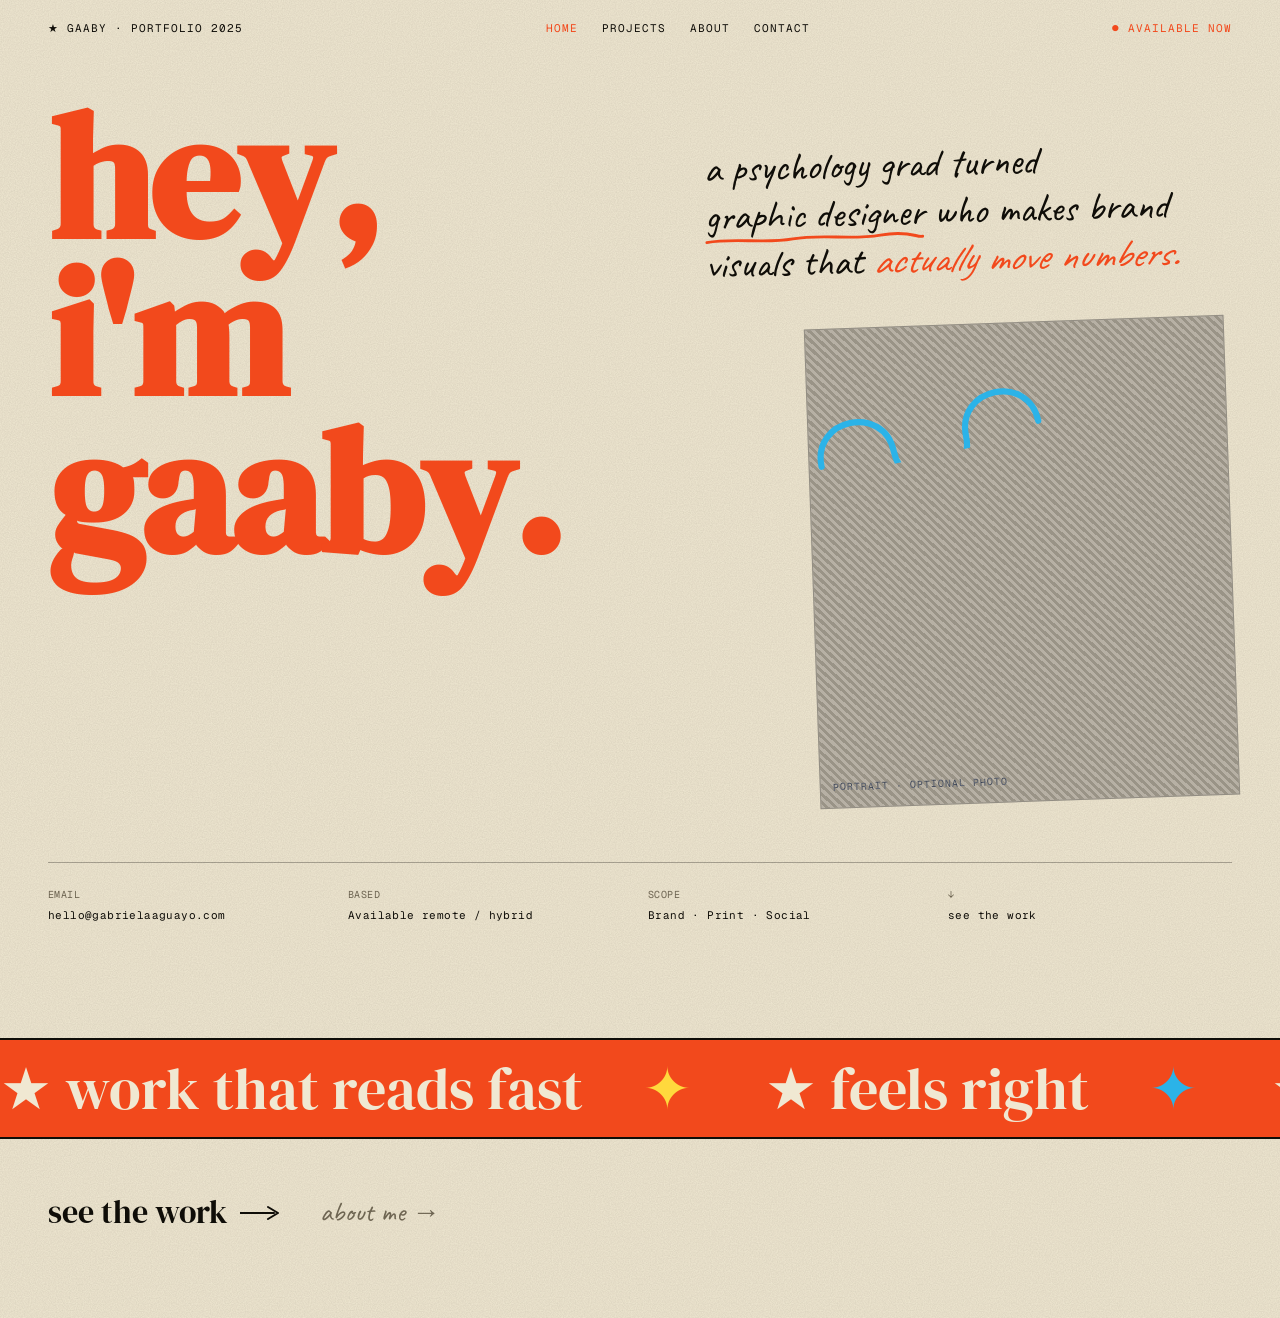
<file: index.html>
<!DOCTYPE html>
<html lang="en">
<head>
  <meta charset="UTF-8" />
  <meta name="viewport" content="width=device-width, initial-scale=1.0" />
  <title>Gabriela Aguayo — Graphic Designer</title>
  <link rel="preconnect" href="https://fonts.googleapis.com" />
  <link rel="preconnect" href="https://fonts.gstatic.com" crossorigin />
  <link href="https://fonts.googleapis.com/css2?family=DM+Serif+Display:ital@0;1&family=DM+Sans:wght@400;500;600&family=Caveat:wght@400;600;700&family=Archivo+Black&family=Geist+Mono:wght@400;500&display=swap" rel="stylesheet" />
  <link rel="stylesheet" href="styles.css" />
</head>
<body>

<!-- NAV -->
<nav class="nav">
  <a href="index.html" class="nav-brand">★ GAABY · Portfolio 2025</a>
  <div class="nav-links">
    <a href="index.html" class="nav-active">Home</a>
    <a href="projects.html">Projects</a>
    <a href="about.html">About</a>
    <a href="contact.html">Contact</a>
  </div>
  <span class="nav-status">● Available now</span>
  <button class="nav-hamburger" aria-label="Toggle menu" aria-expanded="false">
    <span></span><span></span><span></span>
  </button>
</nav>

<!-- HERO -->
<section class="hero">

  <div class="hero-grid">

    <div class="hero-left">
      <h1 class="hero-heading" aria-label="hey, i'm gaaby.">
        <span class="stagger-line" data-text="hey,"></span>
        <span class="stagger-line" data-text="i'm"></span>
        <span class="stagger-line" data-text="gaaby."></span>
      </h1>
    </div>

    <div class="hero-right">
      <p class="hero-sub">
        a psychology grad turned <span class="underline-wrap">graphic designer<svg class="scribble-ul" viewBox="0 0 300 14" aria-hidden="true"><path d="M2 8 C 40 2, 80 12, 120 6 S 200 10, 240 4 S 290 9, 298 7" stroke="#F2491C" stroke-width="4" stroke-linecap="round" fill="none"/></svg></span> who makes brand visuals that <em>actually move numbers.</em>
      </p>
      <div class="portrait-wrap">
        <div class="collage-placeholder" data-label="PORTRAIT" data-hint="optional photo">
          <svg class="squiggle abs" style="top:40px;left:-20px;width:320px;transform:rotate(-10deg);--sc:#2BB3E8" viewBox="0 0 260 70" aria-hidden="true"><path d="M20 60 C 20 20, 80 20, 80 60 S 140 100, 140 60 S 200 20, 200 60" stroke="var(--sc)" stroke-width="5" fill="none" stroke-linecap="round"/></svg>
        </div>
      </div>
    </div>
  </div>

  <div class="info-bar">
    <div><span class="info-label">EMAIL</span>hello@gabrielaaguayo.com</div>
    <div><span class="info-label">BASED</span>Available remote / hybrid</div>
    <div><span class="info-label">SCOPE</span>Brand · Print · Social</div>
    <div><span class="info-label">↓</span><a href="projects.html" style="color:inherit">see the work</a></div>
  </div>
</section>

<!-- MARQUEE -->
<div class="marquee-strip">
  <div class="marquee-track">
    <span>★ work that reads fast</span><span class="mq-sep yellow">✦</span>
    <span>★ feels right</span><span class="mq-sep sky">✦</span>
    <span>★ moves numbers</span><span class="mq-sep yellow">✦</span>
    <span>★ work that reads fast</span><span class="mq-sep sky">✦</span>
    <span>★ feels right</span><span class="mq-sep yellow">✦</span>
    <span>★ moves numbers</span><span class="mq-sep sky">✦</span>
    <span>★ work that reads fast</span><span class="mq-sep yellow">✦</span>
    <span>★ feels right</span><span class="mq-sep sky">✦</span>
    <span>★ moves numbers</span><span class="mq-sep yellow">✦</span>
  </div>
</div>

<!-- CTA ROW -->
<div class="home-cta">
  <a href="projects.html" class="home-cta-link">
    see the work
    <svg viewBox="0 0 40 16" fill="none" aria-hidden="true"><path d="M0 8 H 34 M 28 2 L 38 8 L 28 14" stroke="currentColor" stroke-width="2" stroke-linecap="round" stroke-linejoin="round"/></svg>
  </a>
  <a href="about.html" class="home-cta-link home-cta-link--muted">about me →</a>
</div>

<script src="main.js"></script>
</body>
</html>
</file>
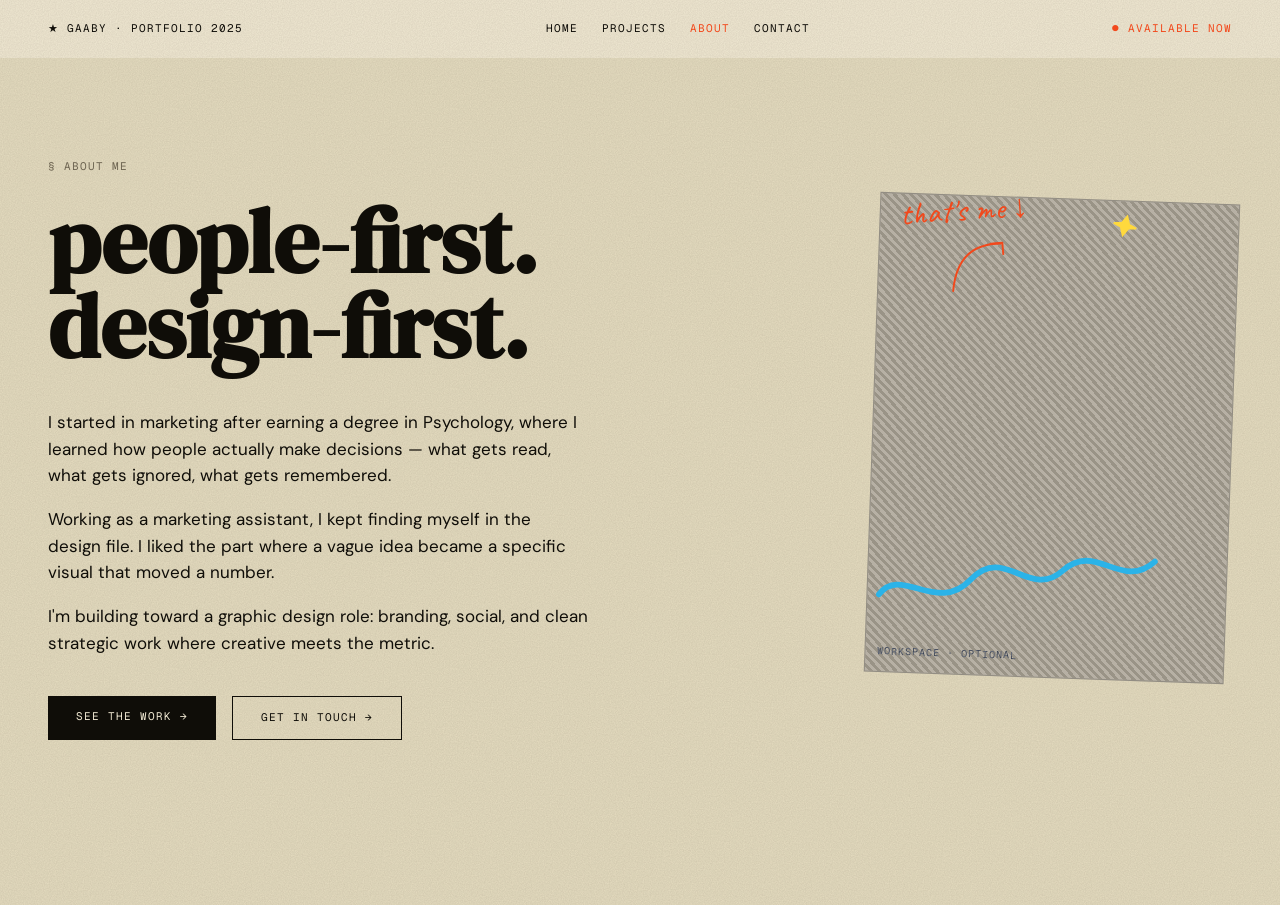
<file: about.html>
<!DOCTYPE html>
<html lang="en">
<head>
  <meta charset="UTF-8" />
  <meta name="viewport" content="width=device-width, initial-scale=1.0" />
  <title>About — Gabriela Aguayo</title>
  <link rel="preconnect" href="https://fonts.googleapis.com" />
  <link rel="preconnect" href="https://fonts.gstatic.com" crossorigin />
  <link href="https://fonts.googleapis.com/css2?family=DM+Serif+Display:ital@0;1&family=DM+Sans:wght@400;500;600&family=Caveat:wght@400;600;700&family=Archivo+Black&family=Geist+Mono:wght@400;500&display=swap" rel="stylesheet" />
  <link rel="stylesheet" href="styles.css" />
</head>
<body>

<!-- NAV -->
<nav class="nav">
  <a href="index.html" class="nav-brand">★ GAABY · Portfolio 2025</a>
  <div class="nav-links">
    <a href="index.html">Home</a>
    <a href="projects.html">Projects</a>
    <a href="about.html" class="nav-active">About</a>
    <a href="contact.html">Contact</a>
  </div>
  <span class="nav-status">● Available now</span>
  <button class="nav-hamburger" aria-label="Toggle menu" aria-expanded="false">
    <span></span><span></span><span></span>
  </button>
</nav>

<!-- ABOUT SECTION -->
<section class="about" style="min-height:calc(100vh - 53px)">

  <div class="about-grid">
    <div class="about-left">
      <div class="eyebrow">§ about me</div>
      <h1 class="about-heading">
        people-first.<br>
        design-first.
      </h1>
      <div class="about-body">
        <p>I started in marketing after earning a degree in Psychology, where I learned how people actually make decisions — what gets read, what gets ignored, what gets remembered.</p>
        <p>Working as a marketing assistant, I kept finding myself in the design file. I liked the part where a vague idea became a specific visual that moved a number.</p>
        <p>I'm building toward a graphic design role: branding, social, and clean strategic work where creative meets the metric.</p>
      </div>

      <div class="about-cta-row" style="position:relative;z-index:1;">
        <a href="projects.html" class="about-cta">see the work →</a>
        <a href="contact.html" class="about-cta about-cta--ghost">get in touch →</a>
      </div>
    </div>

    <div class="about-right">
      <div class="workspace-wrap">
        <div class="collage-placeholder" data-label="WORKSPACE" data-hint="optional">
          <svg class="squiggle abs" style="bottom:40px;left:0;width:300px;transform:rotate(-4deg);--sc:#2BB3E8" viewBox="0 0 260 70" aria-hidden="true">
            <path d="M10 30 C 30 5, 60 50, 90 20 S 140 40, 170 15 S 220 35, 250 10" stroke="var(--sc)" stroke-width="5" fill="none" stroke-linecap="round"/>
          </svg>
          <svg class="squiggle abs" style="top:20px;right:30px;width:100px;transform:rotate(12deg);--sc:#FFD93D" viewBox="0 0 260 70" aria-hidden="true">
            <path d="M40 5 L 50 25 L 70 30 L 50 35 L 40 55 L 30 35 L 10 30 L 30 25 Z" stroke="var(--sc)" stroke-width="5" fill="var(--sc)" stroke-linecap="round"/>
          </svg>
        </div>
        <div class="caveat-callout" style="top:0;left:20px;transform:rotate(-6deg);color:#F2491C;font-size:32px">that's me ↓</div>
        <svg class="hand-arrow" style="top:40px;left:60px;width:90px;transform:rotate(-30deg)" viewBox="0 0 120 60" aria-hidden="true">
          <path d="M4 50 C 30 10, 60 8, 90 24" stroke="#F2491C" stroke-width="2.6" fill="none" stroke-linecap="round"/>
          <path d="M78 18 L 92 24 L 86 38" stroke="#F2491C" stroke-width="2.6" fill="none" stroke-linecap="round" stroke-linejoin="round"/>
        </svg>
      </div>
    </div>
  </div>
</section>

<script src="main.js"></script>
</body>
</html>
</file>
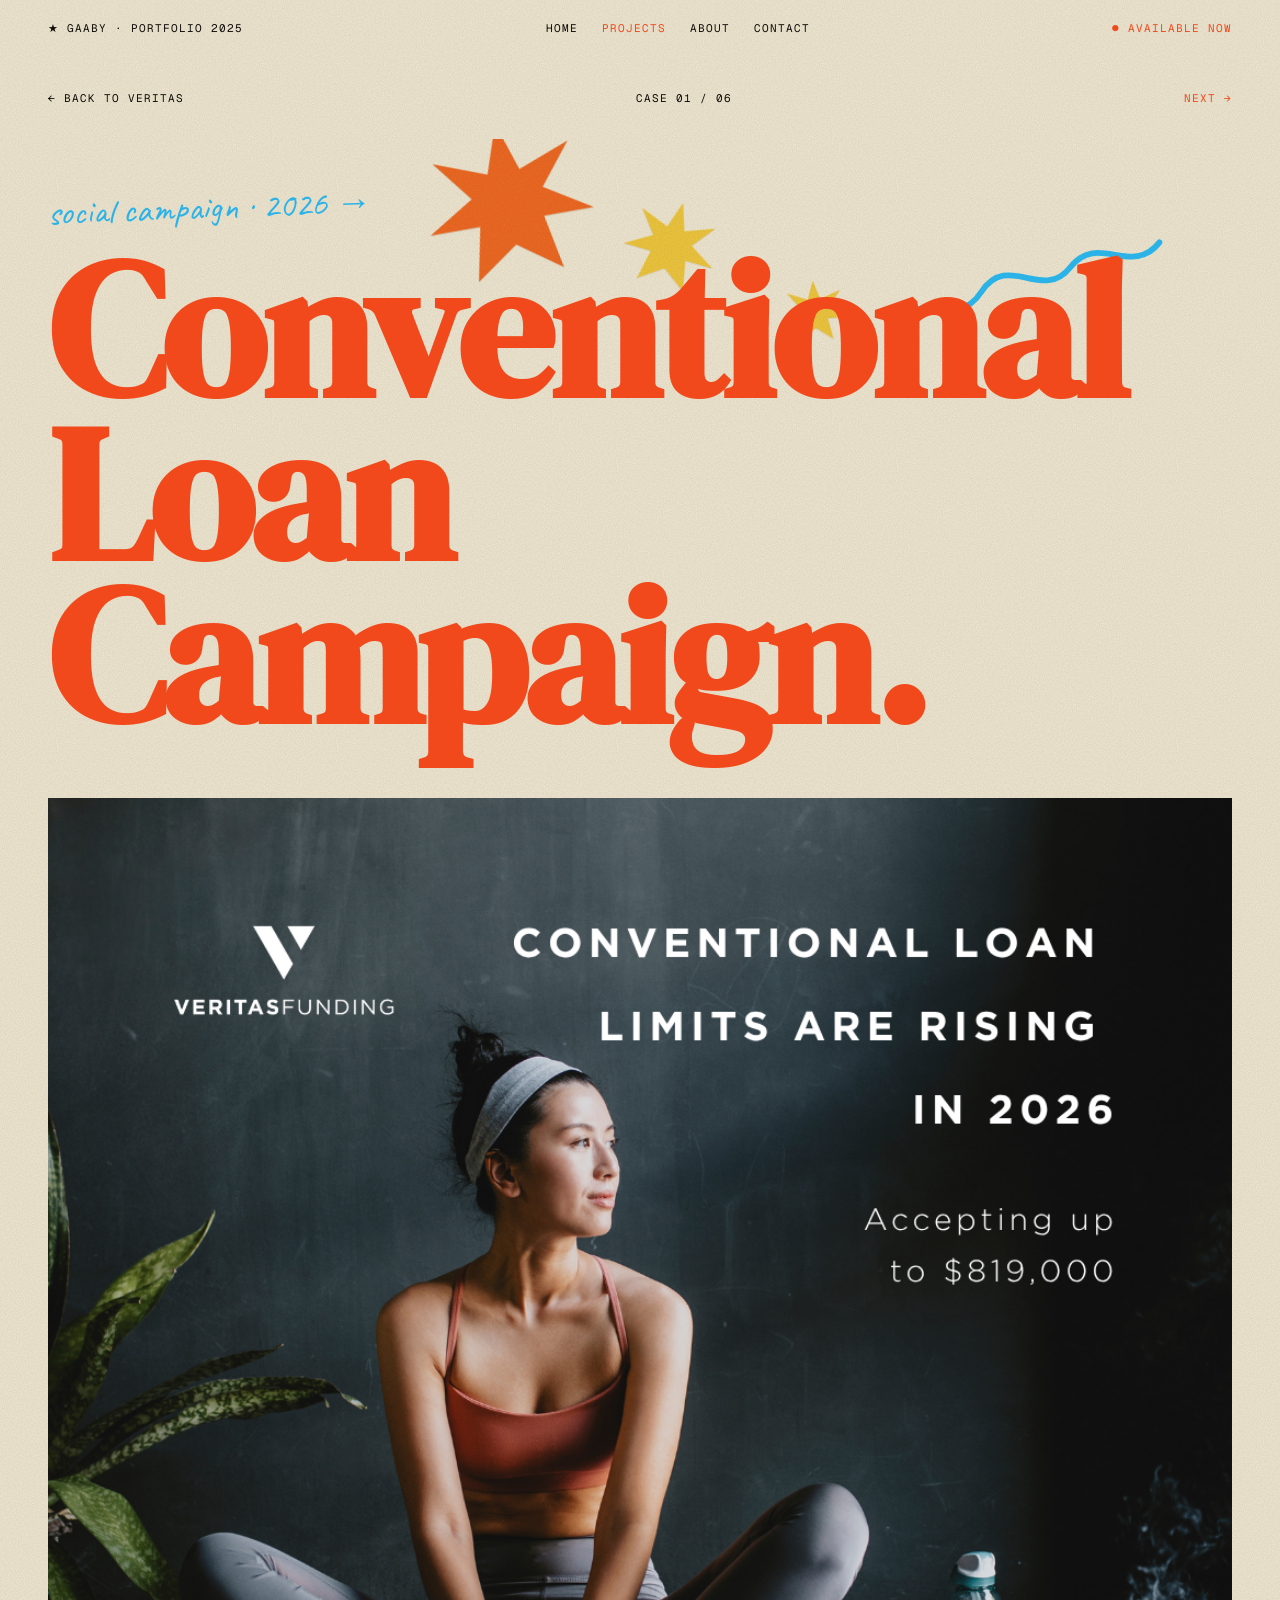
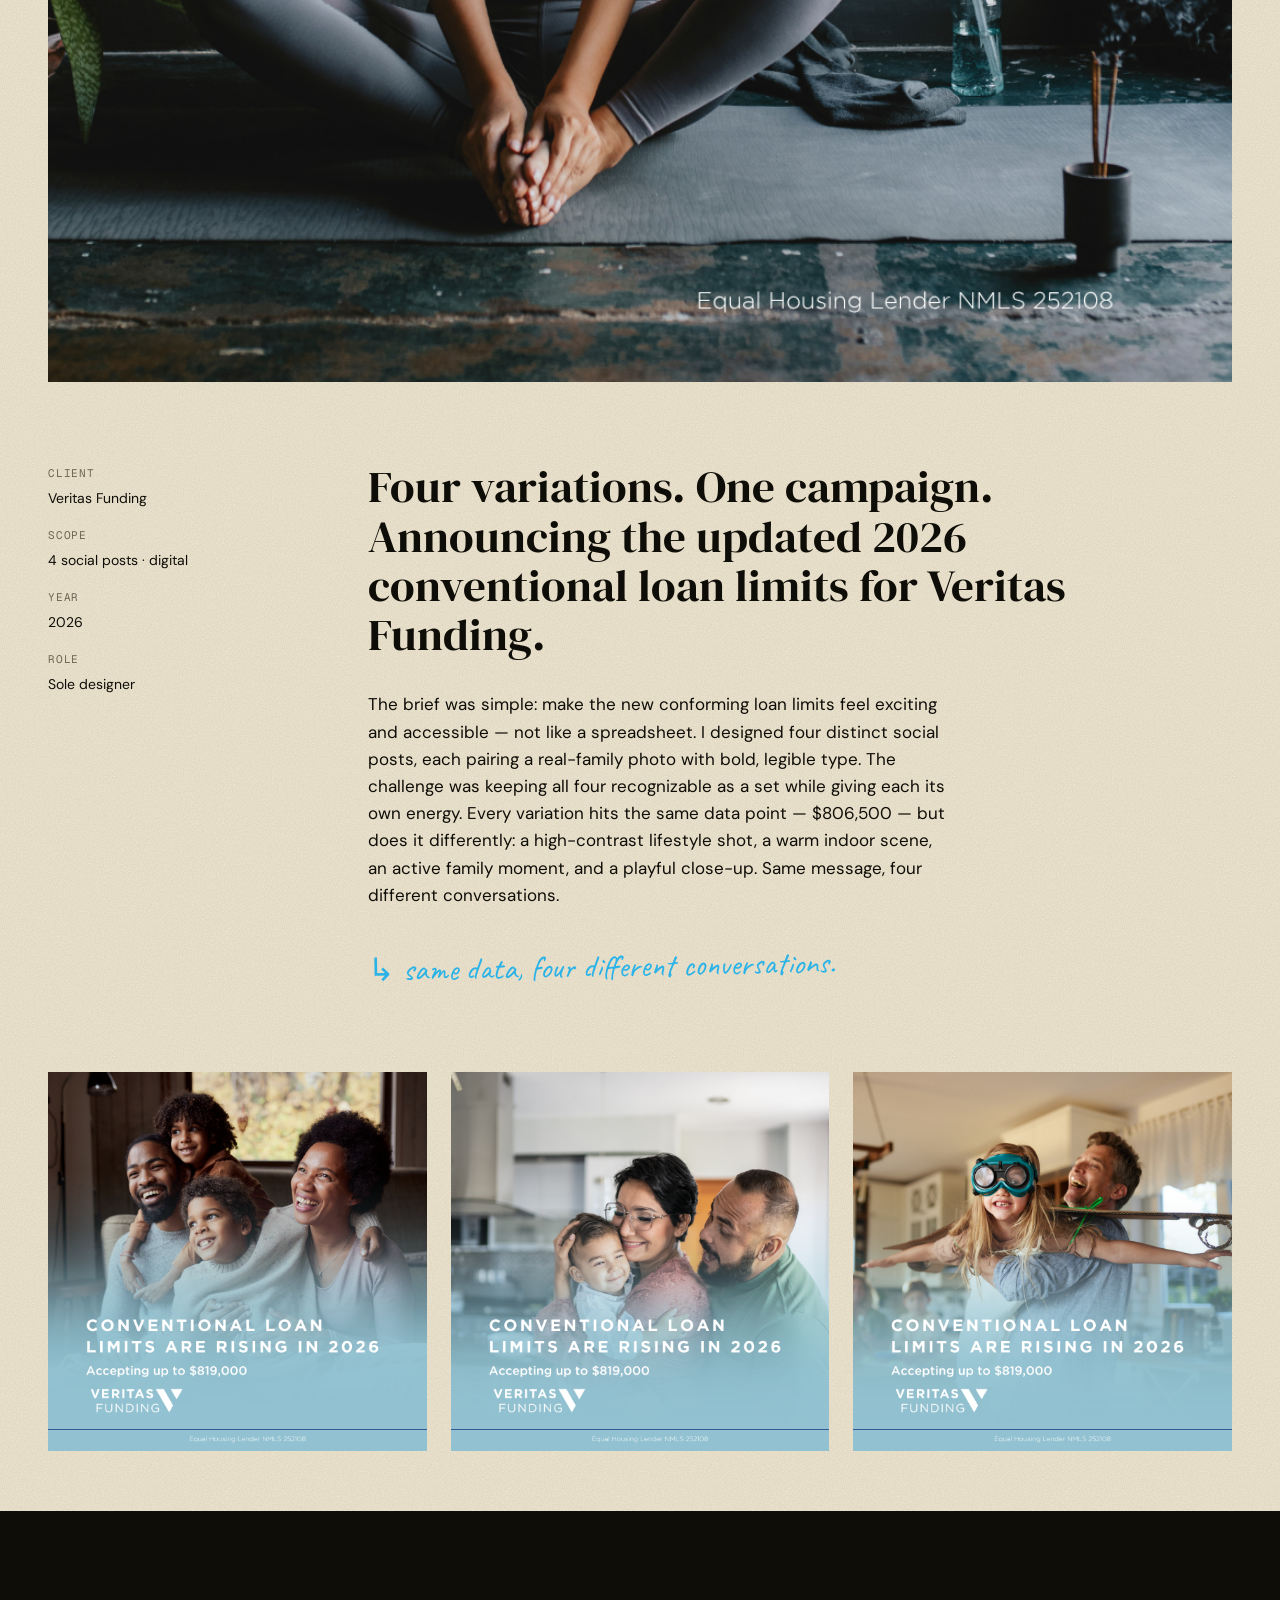
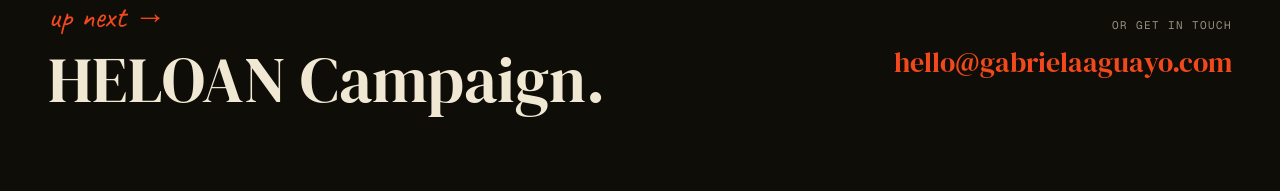
<file: case-study.html>
<!DOCTYPE html>
<html lang="en">
<head>
  <meta charset="UTF-8" />
  <meta name="viewport" content="width=device-width, initial-scale=1.0" />
  <title>Conventional Loan Campaign — Gabriela Aguayo</title>
  <link rel="preconnect" href="https://fonts.googleapis.com" />
  <link rel="preconnect" href="https://fonts.gstatic.com" crossorigin />
  <link href="https://fonts.googleapis.com/css2?family=DM+Serif+Display:ital@0;1&family=DM+Sans:wght@400;500;600&family=Caveat:wght@400;600;700&family=Archivo+Black&family=Geist+Mono:wght@400;500&display=swap" rel="stylesheet" />
  <link rel="stylesheet" href="styles.css" />
</head>
<body>

<!-- NAV -->
<nav class="nav">
  <a href="index.html" class="nav-brand">★ GAABY · Portfolio 2025</a>
  <div class="nav-links">
    <a href="index.html">Home</a>
    <a href="projects.html" class="nav-active">Projects</a>
    <a href="about.html">About</a>
    <a href="contact.html">Contact</a>
  </div>
  <span class="nav-status">● Available now</span>
  <button class="nav-hamburger" aria-label="Toggle menu" aria-expanded="false">
    <span></span><span></span><span></span>
  </button>
</nav>

<!-- CS NAV -->
<div class="cs-nav">
  <a href="veritas.html">← back to Veritas</a>
  <span>Case 01 / 06</span>
  <a href="#" class="next">next →</a>
</div>

<!-- TITLE BLOCK -->
<div class="cs-title-block">

  <svg class="star abs star--180" style="top:-20px;left:420px;transform:rotate(-10deg);--c:#FF6A1A" viewBox="0 0 100 100" aria-hidden="true"><polygon class="star-poly" points="50,2 59,29 88,18 70,41 96,57 68,57 74,87 50,70 26,87 32,57 4,57 30,41 12,18 41,29"/></svg>
  <svg class="star abs star--100" style="top:60px;left:620px;transform:rotate(16deg);--c:#FFD93D" viewBox="0 0 100 100" aria-hidden="true"><polygon class="star-poly" points="50,2 59,29 88,18 70,41 96,57 68,57 74,87 50,70 26,87 32,57 4,57 30,41 12,18 41,29"/></svg>
  <svg class="star abs star--70"  style="top:140px;left:780px;transform:rotate(-4deg);--c:#FFD93D" viewBox="0 0 100 100" aria-hidden="true"><polygon class="star-poly" points="50,2 59,29 88,18 70,41 96,57 68,57 74,87 50,70 26,87 32,57 4,57 30,41 12,18 41,29"/></svg>

  <div class="cs-eyebrow-hand">social campaign · 2026 →</div>
  <h1 class="cs-title">Conventional<br>Loan<br>Campaign.</h1>

  <!-- sky squiggle -->
  <svg class="squiggle abs" style="top:120px;right:100px;width:300px;transform:rotate(-12deg);--sc:#2BB3E8" viewBox="0 0 260 70" aria-hidden="true">
    <path d="M10 30 C 30 5, 60 50, 90 20 S 140 40, 170 15 S 220 35, 250 10" stroke="var(--sc)" stroke-width="5" fill="none" stroke-linecap="round"/>
  </svg>
</div>

<!-- HERO PHOTO -->
<div class="cs-hero-photo" style="margin:0 48px;">
  <img src="images/veritas-conventional-1.png" alt="Conventional Loan Limits social campaign — Veritas Funding, v.1" />
</div>

<!-- META + BRIEF -->
<div class="cs-meta-brief">
  <dl class="cs-meta-list">
    <dt class="ml">Client</dt>
    <dd class="mv">Veritas Funding</dd>
    <dt class="ml">Scope</dt>
    <dd class="mv">4 social posts · digital</dd>
    <dt class="ml">Year</dt>
    <dd class="mv">2026</dd>
    <dt class="ml">Role</dt>
    <dd class="mv">Sole designer</dd>
  </dl>

  <div>
    <p class="cs-brief-heading">Four variations. One campaign. Announcing the updated 2026 conventional loan limits for Veritas Funding.</p>
    <p class="cs-brief-body">The brief was simple: make the new conforming loan limits feel exciting and accessible — not like a spreadsheet. I designed four distinct social posts, each pairing a real-family photo with bold, legible type. The challenge was keeping all four recognizable as a set while giving each its own energy. Every variation hits the same data point — $806,500 — but does it differently: a high-contrast lifestyle shot, a warm indoor scene, an active family moment, and a playful close-up. Same message, four different conversations.</p>
    <div class="cs-sky-note">↳ same data, four different conversations.</div>
  </div>
</div>

<!-- POSTER DETAIL GRID -->
<div class="cs-poster-grid">
  <img src="images/veritas-conventional-2.png" alt="Conventional Loan Campaign — v.2 family lifestyle" />
  <img src="images/veritas-conventional-3.png" alt="Conventional Loan Campaign — v.3 indoor family" />
  <img src="images/veritas-conventional-4.png" alt="Conventional Loan Campaign — v.4 playful family" />
</div>

<!-- CASE STUDY FOOTER -->
<div class="cs-foot">
  <div>
    <div class="cs-foot-next-label">up next →</div>
    <div class="cs-foot-next-title">HELOAN Campaign.</div>
  </div>
  <div class="cs-foot-contact">
    <div class="cs-foot-contact-label">or get in touch</div>
    <div class="cs-foot-email">hello@gabrielaaguayo.com</div>
  </div>
</div>

<script src="main.js"></script>
</body>
</html>
</file>
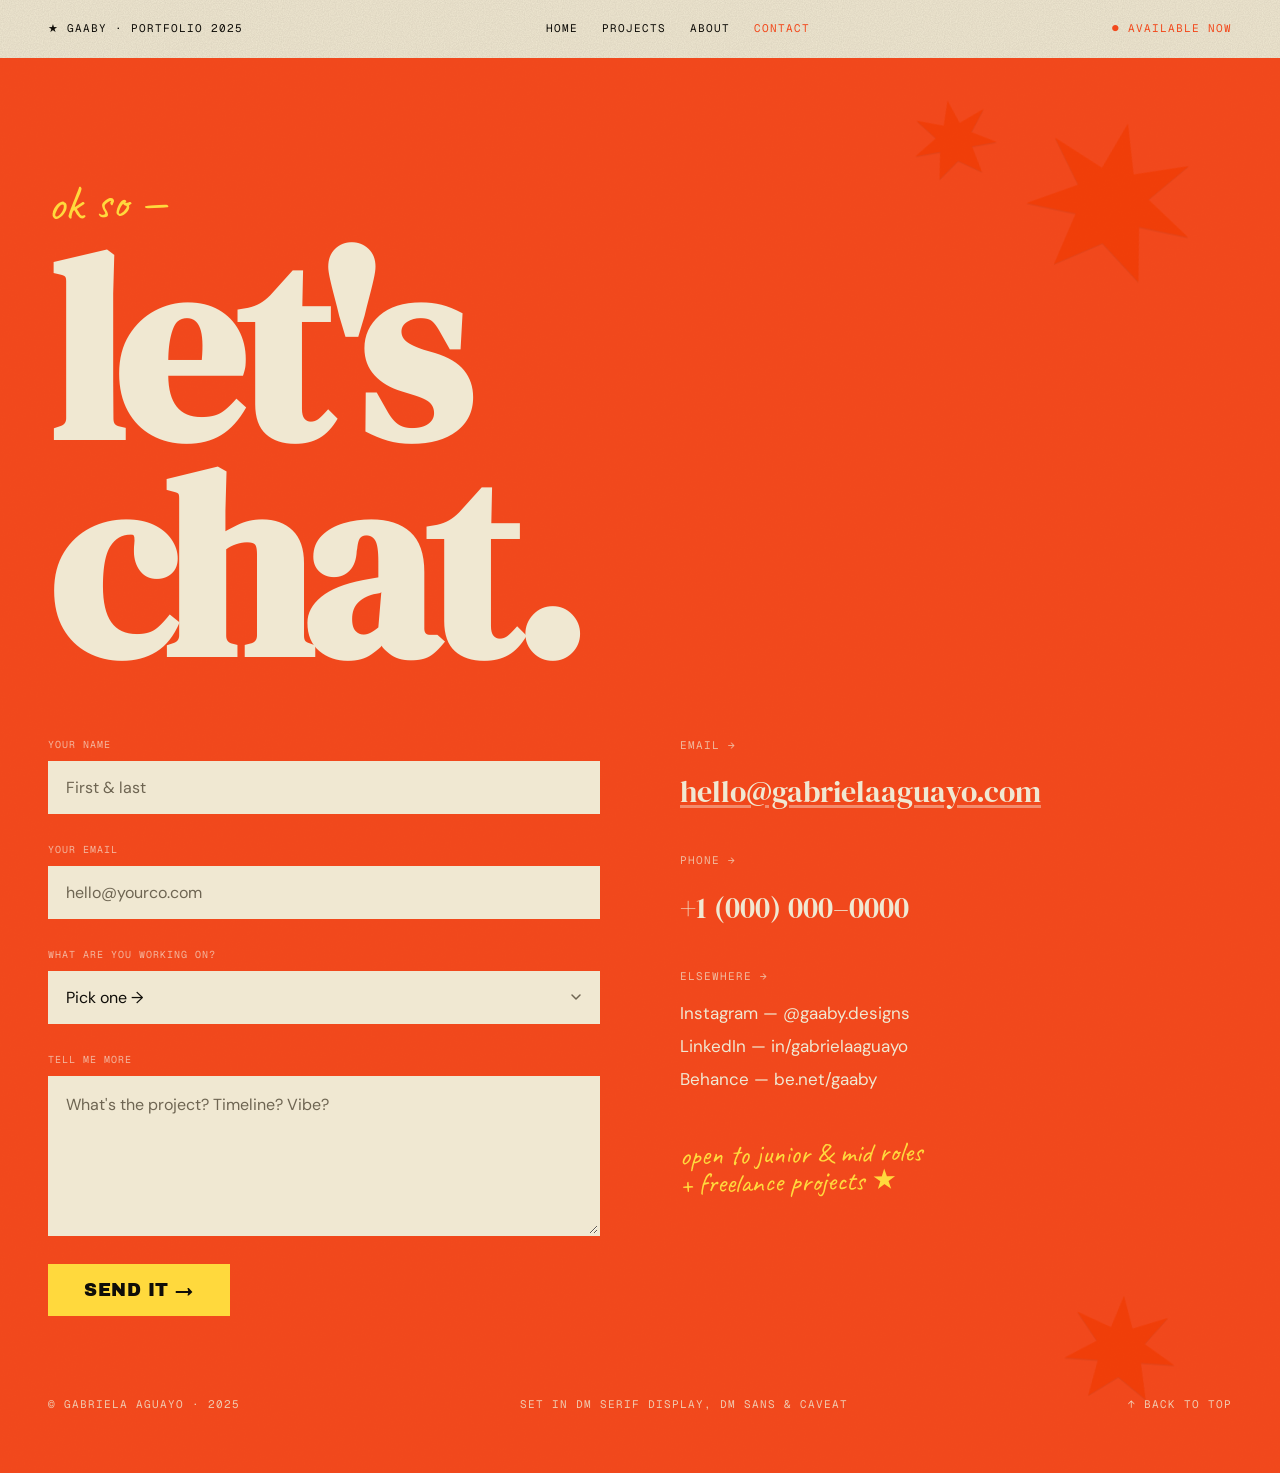
<file: contact.html>
<!DOCTYPE html>
<html lang="en">
<head>
  <meta charset="UTF-8" />
  <meta name="viewport" content="width=device-width, initial-scale=1.0" />
  <title>Contact — Gabriela Aguayo</title>
  <link rel="preconnect" href="https://fonts.googleapis.com" />
  <link rel="preconnect" href="https://fonts.gstatic.com" crossorigin />
  <link href="https://fonts.googleapis.com/css2?family=DM+Serif+Display:ital@0;1&family=DM+Sans:wght@400;500;600&family=Caveat:wght@400;600;700&family=Archivo+Black&family=Geist+Mono:wght@400;500&display=swap" rel="stylesheet" />
  <link rel="stylesheet" href="styles.css" />
</head>
<body>

<!-- NAV -->
<nav class="nav">
  <a href="index.html" class="nav-brand">★ GAABY · Portfolio 2025</a>
  <div class="nav-links">
    <a href="index.html">Home</a>
    <a href="projects.html">Projects</a>
    <a href="about.html">About</a>
    <a href="contact.html" class="nav-active">Contact</a>
  </div>
  <span class="nav-status">● Available now</span>
  <button class="nav-hamburger" aria-label="Toggle menu" aria-expanded="false">
    <span></span><span></span><span></span>
  </button>
</nav>

<!-- CONTACT PAGE -->
<section class="contact contact--page">
  <div class="contact-texture"></div>

  <svg class="star abs star--180" style="top:60px;right:80px;transform:rotate(12deg);--c:#FFD93D"   viewBox="0 0 100 100" aria-hidden="true"><polygon class="star-poly" points="50,2 59,29 88,18 70,41 96,57 68,57 74,87 50,70 26,87 32,57 4,57 30,41 12,18 41,29"/></svg>
  <svg class="star abs star--90"  style="top:40px;right:280px;transform:rotate(-10deg);--c:#FFD93D" viewBox="0 0 100 100" aria-hidden="true"><polygon class="star-poly" points="50,2 59,29 88,18 70,41 96,57 68,57 74,87 50,70 26,87 32,57 4,57 30,41 12,18 41,29"/></svg>
  <svg class="star abs star--120" style="bottom:60px;right:100px;transform:rotate(4deg);--c:#FFD93D"  viewBox="0 0 100 100" aria-hidden="true"><polygon class="star-poly" points="50,2 59,29 88,18 70,41 96,57 68,57 74,87 50,70 26,87 32,57 4,57 30,41 12,18 41,29"/></svg>

  <div class="contact-inner">

    <!-- headline -->
    <div class="ok-so">ok so —</div>
    <h1 class="contact-heading">let's<br>chat.</h1>

    <!-- two-column layout: form left, details right -->
    <div class="contact-layout">

      <!-- FORM -->
      <!--
        Using Formspree for form submission (free plan handles up to 50/month).
        Replace YOUR_FORM_ID below after signing up at formspree.io
      -->
      <form
        class="contact-form"
        action="https://formspree.io/f/YOUR_FORM_ID"
        method="POST"
        id="contact-form"
      >
        <div class="form-field">
          <label class="form-label" for="name">Your name</label>
          <input
            class="form-input"
            type="text"
            id="name"
            name="name"
            placeholder="First &amp; last"
            required
          />
        </div>

        <div class="form-field">
          <label class="form-label" for="email">Your email</label>
          <input
            class="form-input"
            type="email"
            id="email"
            name="email"
            placeholder="hello@yourco.com"
            required
          />
        </div>

        <div class="form-field">
          <label class="form-label" for="project-type">What are you working on?</label>
          <select class="form-input form-select" id="project-type" name="project_type">
            <option value="" disabled selected>Pick one →</option>
            <option value="brand">Brand identity</option>
            <option value="print">Print / posters</option>
            <option value="social">Social / digital</option>
            <option value="web">Web design</option>
            <option value="other">Something else</option>
          </select>
        </div>

        <div class="form-field">
          <label class="form-label" for="message">Tell me more</label>
          <textarea
            class="form-input form-textarea"
            id="message"
            name="message"
            placeholder="What's the project? Timeline? Vibe?"
            rows="5"
            required
          ></textarea>
        </div>

        <button class="form-submit" type="submit">
          <span class="form-submit-text">send it →</span>
        </button>

        <!-- success / error states (shown via JS) -->
        <p class="form-success" id="form-success" aria-live="polite" hidden>
          ★ got it! I'll be in touch soon.
        </p>
        <p class="form-error" id="form-error" aria-live="polite" hidden>
          something went wrong — try emailing me directly.
        </p>
      </form>

      <!-- CONTACT DETAILS -->
      <div class="contact-details">
        <div class="contact-detail-group">
          <div class="contact-label">email →</div>
          <a class="contact-value contact-value--link" href="mailto:hello@gabrielaaguayo.com">
            hello@gabrielaaguayo.com
          </a>
        </div>

        <div class="contact-detail-group">
          <div class="contact-label">phone →</div>
          <div class="contact-value">+1 (000) 000–0000</div>
        </div>

        <div class="contact-detail-group">
          <div class="contact-label">elsewhere →</div>
          <a class="contact-social contact-social--link" href="https://instagram.com/gaaby.designs" target="_blank" rel="noopener">Instagram — @gaaby.designs</a>
          <a class="contact-social contact-social--link" href="https://linkedin.com/in/gabrielaaguayo" target="_blank" rel="noopener">LinkedIn — in/gabrielaaguayo</a>
          <a class="contact-social contact-social--link" href="https://be.net/gaaby" target="_blank" rel="noopener">Behance — be.net/gaaby</a>
        </div>

        <div class="contact-hand-note">
          <span class="caveat-callout" style="position:static;font-size:28px;color:var(--yellow);display:block;transform:rotate(-1deg)">
            open to junior &amp; mid roles<br>+ freelance projects ★
          </span>
        </div>
      </div>

    </div><!-- /contact-layout -->

    <div class="contact-footer-row">
      <span>© Gabriela Aguayo · 2025</span>
      <span>Set in DM Serif Display, DM Sans &amp; Caveat</span>
      <a href="index.html">↑ back to top</a>
    </div>

  </div><!-- /contact-inner -->
</section>

<script src="main.js"></script>
<script>
  // Handle Formspree AJAX submission for a smoother experience
  const form    = document.getElementById('contact-form');
  const success = document.getElementById('form-success');
  const error   = document.getElementById('form-error');

  form.addEventListener('submit', async (e) => {
    e.preventDefault();
    const btn = form.querySelector('.form-submit');
    btn.disabled = true;
    btn.querySelector('.form-submit-text').textContent = 'sending…';

    try {
      const res = await fetch(form.action, {
        method: 'POST',
        body: new FormData(form),
        headers: { 'Accept': 'application/json' },
      });

      if (res.ok) {
        form.reset();
        form.hidden = true;
        success.hidden = false;
      } else {
        throw new Error('bad response');
      }
    } catch {
      error.hidden = false;
      btn.disabled = false;
      btn.querySelector('.form-submit-text').textContent = 'send it →';
    }
  });
</script>
</body>
</html>
</file>
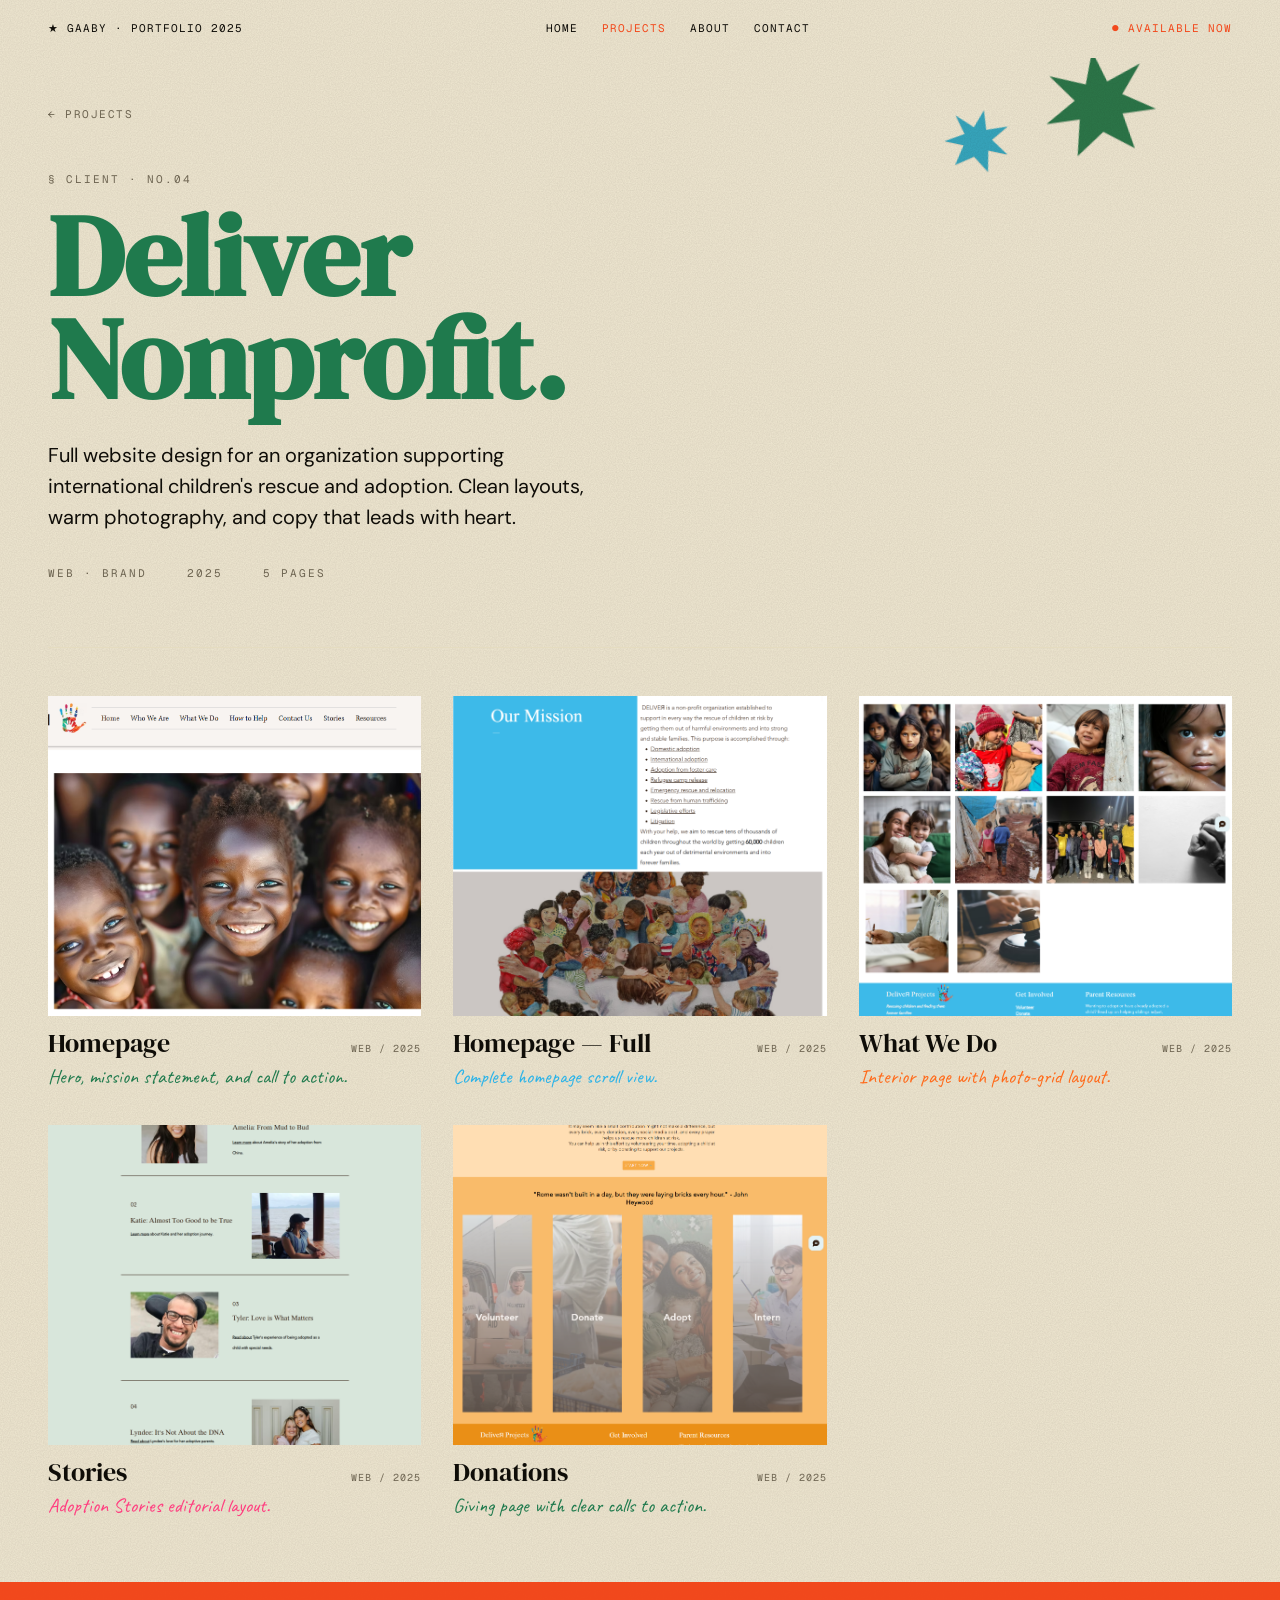
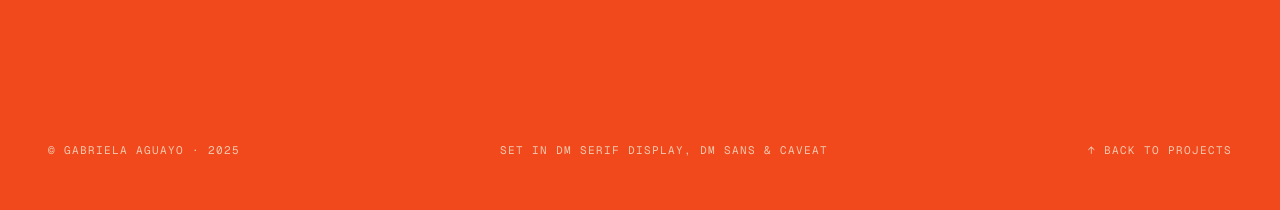
<file: deliver.html>
<!DOCTYPE html>
<html lang="en">
<head>
  <meta charset="UTF-8" />
  <meta name="viewport" content="width=device-width, initial-scale=1.0" />
  <title>Deliver Nonprofit — Gabriela Aguayo</title>
  <link rel="preconnect" href="https://fonts.googleapis.com" />
  <link rel="preconnect" href="https://fonts.gstatic.com" crossorigin />
  <link href="https://fonts.googleapis.com/css2?family=DM+Serif+Display:ital@0;1&family=DM+Sans:wght@400;500;600&family=Caveat:wght@400;600;700&family=Archivo+Black&family=Geist+Mono:wght@400;500&display=swap" rel="stylesheet" />
  <link rel="stylesheet" href="styles.css" />
</head>
<body>

<!-- NAV -->
<nav class="nav">
  <a href="index.html" class="nav-brand">★ GAABY · Portfolio 2025</a>
  <div class="nav-links">
    <a href="index.html">Home</a>
    <a href="projects.html" class="nav-active">Projects</a>
    <a href="about.html">About</a>
    <a href="contact.html">Contact</a>
  </div>
  <span class="nav-status">● Available now</span>
  <button class="nav-hamburger" aria-label="Toggle menu" aria-expanded="false">
    <span></span><span></span><span></span>
  </button>
</nav>

<!-- CLIENT HERO -->
<div class="client-hero">

  <svg class="star abs star--120" style="top:-10px;right:120px;transform:rotate(-8deg);--c:#1F7A4D" viewBox="0 0 100 100" aria-hidden="true"><polygon class="star-poly" points="50,2 59,29 88,18 70,41 96,57 68,57 74,87 50,70 26,87 32,57 4,57 30,41 12,18 41,29"/></svg>
  <svg class="star abs star--70"  style="top:50px;right:268px;transform:rotate(12deg);--c:#2BB3E8" viewBox="0 0 100 100" aria-hidden="true"><polygon class="star-poly" points="50,2 59,29 88,18 70,41 96,57 68,57 74,87 50,70 26,87 32,57 4,57 30,41 12,18 41,29"/></svg>

  <div class="client-back"><a href="projects.html">← Projects</a></div>
  <div class="client-eyebrow">§ Client · No.04</div>
  <h1 class="client-hero-name" style="color: var(--green)">Deliver<br>Nonprofit.</h1>
  <p class="client-hero-desc">Full website design for an organization supporting international children's rescue and adoption. Clean layouts, warm photography, and copy that leads with heart.</p>
  <div class="client-hero-meta">
    <span>Web · Brand</span>
    <span>2025</span>
    <span>5 Pages</span>
  </div>

</div>

<div class="client-divider"></div>

<!-- PAGE GALLERY -->
<div class="gallery-grid" style="padding-top: 48px;">

  <a class="g-tile" href="#">
    <div class="g-tile-img"><img src="images/deliver-homepage.png" alt="Deliver Nonprofit — Homepage" /></div>
    <div class="g-tile-row">
      <div class="g-tile-title">Homepage</div>
      <div class="g-tile-meta">Web / 2025</div>
    </div>
    <div class="g-tile-blurb" style="color:var(--green)">Hero, mission statement, and call to action.</div>
  </a>

  <a class="g-tile" href="#">
    <div class="g-tile-img"><img src="images/deliver-full.png" alt="Deliver Nonprofit — Full homepage layout" /></div>
    <div class="g-tile-row">
      <div class="g-tile-title">Homepage — Full</div>
      <div class="g-tile-meta">Web / 2025</div>
    </div>
    <div class="g-tile-blurb" style="color:var(--sky)">Complete homepage scroll view.</div>
  </a>

  <a class="g-tile" href="#">
    <div class="g-tile-img"><img src="images/deliver-what-we-do.png" alt="Deliver Nonprofit — What We Do page" /></div>
    <div class="g-tile-row">
      <div class="g-tile-title">What We Do</div>
      <div class="g-tile-meta">Web / 2025</div>
    </div>
    <div class="g-tile-blurb" style="color:var(--orange)">Interior page with photo-grid layout.</div>
  </a>

  <a class="g-tile" href="#">
    <div class="g-tile-img"><img src="images/deliver-stories.png" alt="Deliver Nonprofit — Adoption Stories page" /></div>
    <div class="g-tile-row">
      <div class="g-tile-title">Stories</div>
      <div class="g-tile-meta">Web / 2025</div>
    </div>
    <div class="g-tile-blurb" style="color:var(--pink)">Adoption Stories editorial layout.</div>
  </a>

  <a class="g-tile" href="#">
    <div class="g-tile-img"><img src="images/deliver-donations.png" alt="Deliver Nonprofit — Donations page" /></div>
    <div class="g-tile-row">
      <div class="g-tile-title">Donations</div>
      <div class="g-tile-meta">Web / 2025</div>
    </div>
    <div class="g-tile-blurb" style="color:var(--green)">Giving page with clear calls to action.</div>
  </a>

</div>

<!-- FOOTER -->
<div class="contact" style="padding-top:80px;padding-bottom:50px;">
  <div class="contact-texture"></div>
  <div class="contact-inner">
    <div class="contact-footer-row">
      <span>© Gabriela Aguayo · 2025</span>
      <span>Set in DM Serif Display, DM Sans &amp; Caveat</span>
      <a href="projects.html">↑ back to projects</a>
    </div>
  </div>
</div>

<script src="main.js"></script>
</body>
</html>
</file>
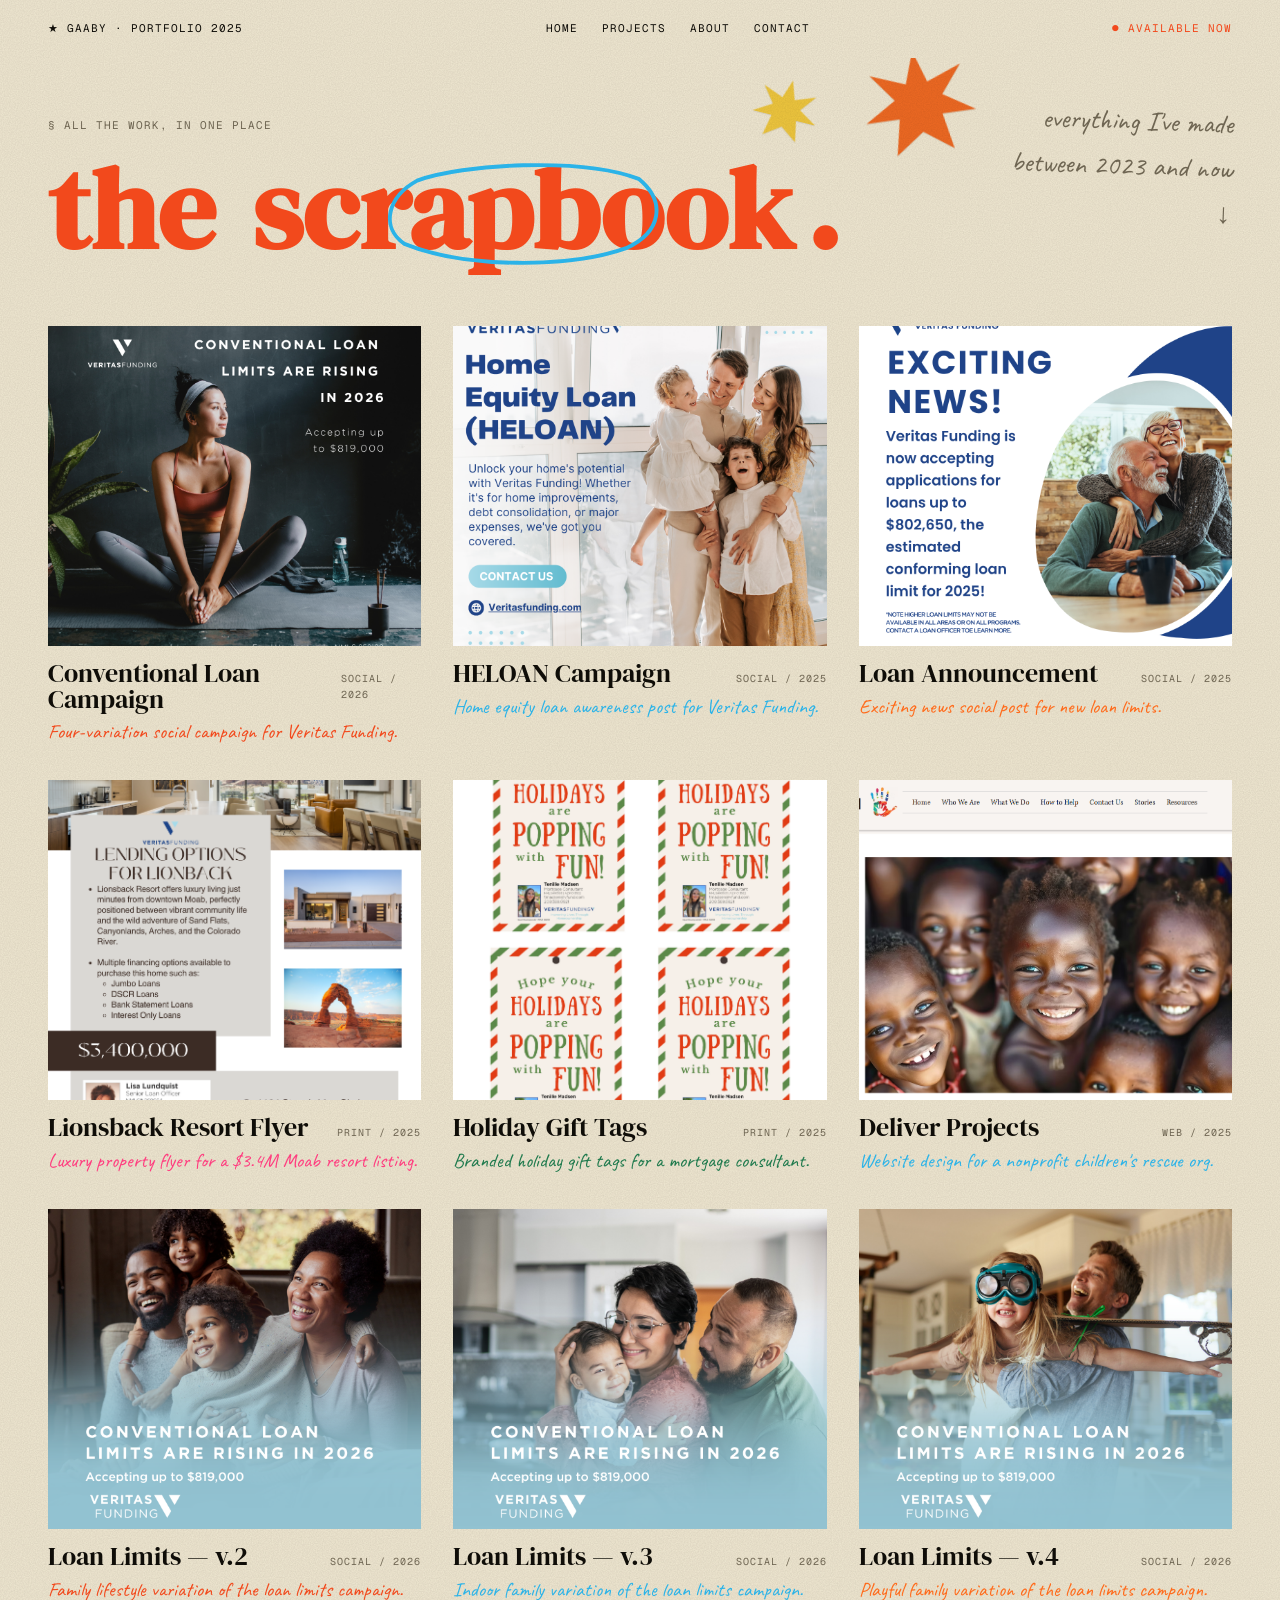
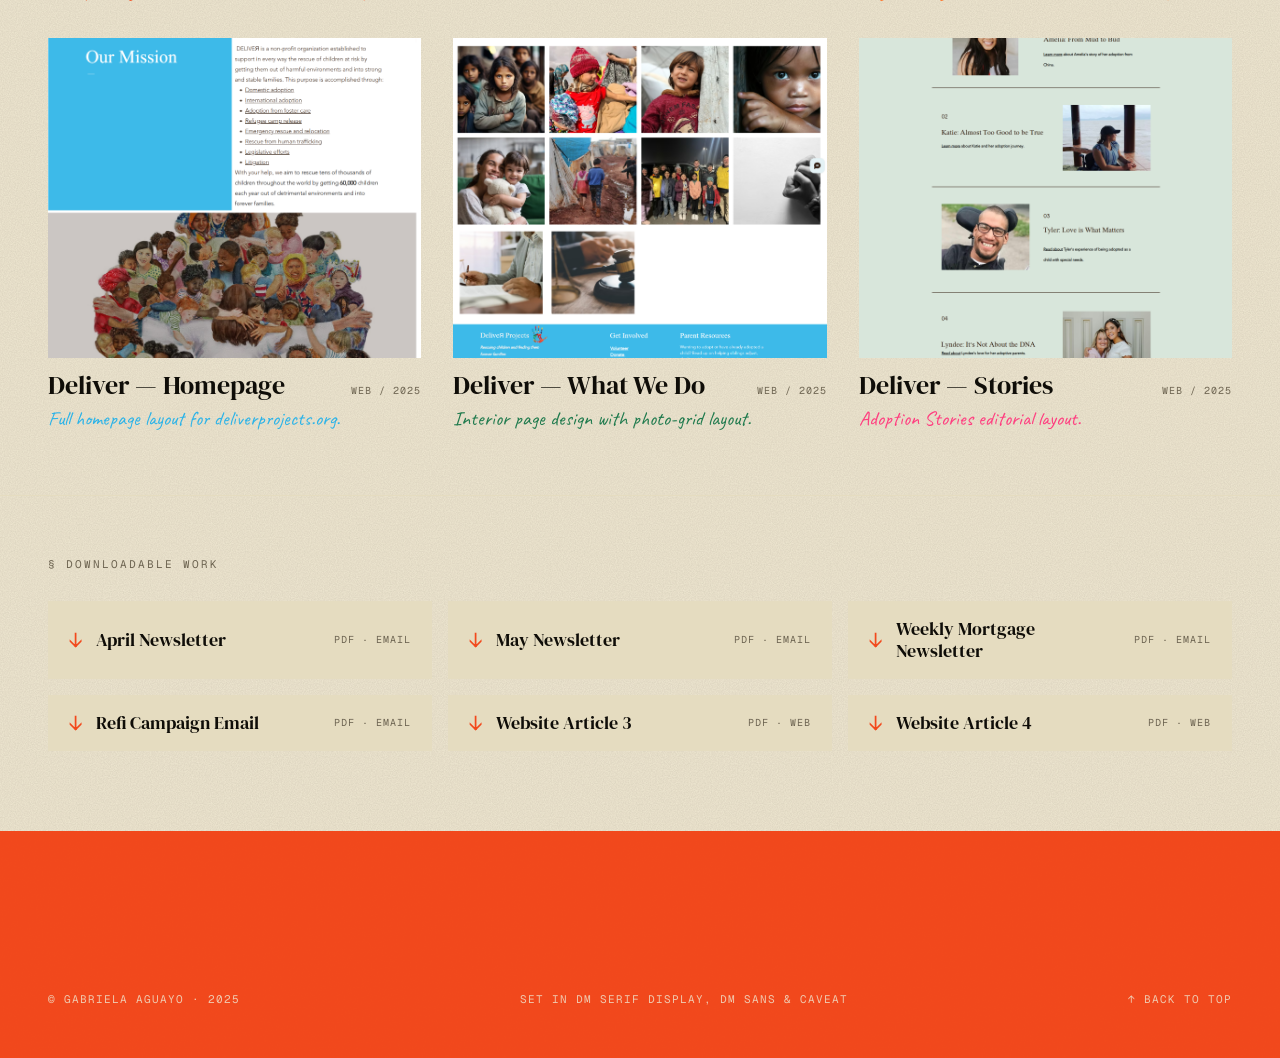
<file: gallery.html>
<!DOCTYPE html>
<html lang="en">
<head>
  <meta charset="UTF-8" />
  <meta name="viewport" content="width=device-width, initial-scale=1.0" />
  <title>The Scrapbook — Gabriela Aguayo</title>
  <link rel="preconnect" href="https://fonts.googleapis.com" />
  <link rel="preconnect" href="https://fonts.gstatic.com" crossorigin />
  <link href="https://fonts.googleapis.com/css2?family=DM+Serif+Display:ital@0;1&family=DM+Sans:wght@400;500;600&family=Caveat:wght@400;600;700&family=Archivo+Black&family=Geist+Mono:wght@400;500&display=swap" rel="stylesheet" />
  <link rel="stylesheet" href="styles.css" />
</head>
<body>

<!-- NAV -->
<nav class="nav">
  <a href="index.html" class="nav-brand">★ GAABY · Portfolio 2025</a>
  <div class="nav-links">
    <a href="index.html">Home</a>
    <a href="projects.html">Projects</a>
    <a href="about.html">About</a>
    <a href="contact.html">Contact</a>
  </div>
  <span class="nav-status">● Available now</span>
  <button class="nav-hamburger" aria-label="Toggle menu" aria-expanded="false">
    <span></span><span></span><span></span>
  </button>
</nav>

<!-- GALLERY HERO -->
<div class="gallery-hero" style="position:relative;overflow:hidden;">

  <svg class="star abs star--120" style="top:-10px;right:300px;transform:rotate(-8deg);--c:#FF6A1A" viewBox="0 0 100 100" aria-hidden="true"><polygon class="star-poly" points="50,2 59,29 88,18 70,41 96,57 68,57 74,87 50,70 26,87 32,57 4,57 30,41 12,18 41,29"/></svg>
  <svg class="star abs star--70" style="top:20px;right:460px;transform:rotate(14deg);--c:#FFD93D" viewBox="0 0 100 100" aria-hidden="true"><polygon class="star-poly" points="50,2 59,29 88,18 70,41 96,57 68,57 74,87 50,70 26,87 32,57 4,57 30,41 12,18 41,29"/></svg>

  <div style="position:relative;z-index:4;">
    <div class="eyebrow">§ all the work, in one place</div>
    <h1 class="gallery-title">
      the <span class="hand-circle-wrap" style="color:var(--red)">scrapbook<svg class="hand-circle" viewBox="0 0 200 80" aria-hidden="true"><path d="M30 18 C 60 8, 140 6, 178 22 C 196 38, 192 58, 168 68 C 130 80, 60 78, 20 60 C 4 48, 10 28, 30 18" stroke="#2BB3E8" stroke-width="2.6" fill="none" stroke-linecap="round"/></svg></span>.
    </h1>
  </div>

  <p class="gallery-note">everything I've made<br>between 2023 and now ↓</p>
</div>

<!-- GALLERY GRID -->
<div class="gallery-grid">

  <a class="g-tile" href="case-study.html">
    <div class="g-tile-img"><img src="images/veritas-conventional-1.png" alt="Conventional Loan Limits campaign" /></div>
    <div class="g-tile-row">
      <div class="g-tile-title">Conventional Loan Campaign</div>
      <div class="g-tile-meta">Social / 2026</div>
    </div>
    <div class="g-tile-blurb" style="color:var(--red)">Four-variation social campaign for Veritas Funding.</div>
  </a>

  <a class="g-tile" href="#">
    <div class="g-tile-img"><img src="images/veritas-heloan.png" alt="HELOAN social post" /></div>
    <div class="g-tile-row">
      <div class="g-tile-title">HELOAN Campaign</div>
      <div class="g-tile-meta">Social / 2025</div>
    </div>
    <div class="g-tile-blurb" style="color:var(--sky)">Home equity loan awareness post for Veritas Funding.</div>
  </a>

  <a class="g-tile" href="#">
    <div class="g-tile-img"><img src="images/veritas-loan-announcement.png" alt="Loan announcement graphic" /></div>
    <div class="g-tile-row">
      <div class="g-tile-title">Loan Announcement</div>
      <div class="g-tile-meta">Social / 2025</div>
    </div>
    <div class="g-tile-blurb" style="color:var(--orange)">Exciting news social post for new loan limits.</div>
  </a>

  <a class="g-tile" href="#">
    <div class="g-tile-img"><img src="images/lionsback-flyer.png" alt="Lionsback Resort property flyer" /></div>
    <div class="g-tile-row">
      <div class="g-tile-title">Lionsback Resort Flyer</div>
      <div class="g-tile-meta">Print / 2025</div>
    </div>
    <div class="g-tile-blurb" style="color:var(--pink)">Luxury property flyer for a $3.4M Moab resort listing.</div>
  </a>

  <a class="g-tile" href="#">
    <div class="g-tile-img"><img src="images/holiday-gift-tags.png" alt="Holiday gift tags" /></div>
    <div class="g-tile-row">
      <div class="g-tile-title">Holiday Gift Tags</div>
      <div class="g-tile-meta">Print / 2025</div>
    </div>
    <div class="g-tile-blurb" style="color:var(--green)">Branded holiday gift tags for a mortgage consultant.</div>
  </a>

  <a class="g-tile" href="#">
    <div class="g-tile-img"><img src="images/deliver-homepage.png" alt="Deliver Projects website" /></div>
    <div class="g-tile-row">
      <div class="g-tile-title">Deliver Projects</div>
      <div class="g-tile-meta">Web / 2025</div>
    </div>
    <div class="g-tile-blurb" style="color:var(--sky)">Website design for a nonprofit children's rescue org.</div>
  </a>

  <a class="g-tile" href="#">
    <div class="g-tile-img"><img src="images/veritas-conventional-2.png" alt="Conventional Loan variation 2" /></div>
    <div class="g-tile-row">
      <div class="g-tile-title">Loan Limits — v.2</div>
      <div class="g-tile-meta">Social / 2026</div>
    </div>
    <div class="g-tile-blurb" style="color:var(--red)">Family lifestyle variation of the loan limits campaign.</div>
  </a>

  <a class="g-tile" href="#">
    <div class="g-tile-img"><img src="images/veritas-conventional-3.png" alt="Conventional Loan variation 3" /></div>
    <div class="g-tile-row">
      <div class="g-tile-title">Loan Limits — v.3</div>
      <div class="g-tile-meta">Social / 2026</div>
    </div>
    <div class="g-tile-blurb" style="color:var(--sky)">Indoor family variation of the loan limits campaign.</div>
  </a>

  <a class="g-tile" href="#">
    <div class="g-tile-img"><img src="images/veritas-conventional-4.png" alt="Conventional Loan variation 4" /></div>
    <div class="g-tile-row">
      <div class="g-tile-title">Loan Limits — v.4</div>
      <div class="g-tile-meta">Social / 2026</div>
    </div>
    <div class="g-tile-blurb" style="color:var(--orange)">Playful family variation of the loan limits campaign.</div>
  </a>

  <a class="g-tile" href="#">
    <div class="g-tile-img"><img src="images/deliver-full.png" alt="Deliver Projects full homepage" /></div>
    <div class="g-tile-row">
      <div class="g-tile-title">Deliver — Homepage</div>
      <div class="g-tile-meta">Web / 2025</div>
    </div>
    <div class="g-tile-blurb" style="color:var(--sky)">Full homepage layout for deliverprojects.org.</div>
  </a>

  <a class="g-tile" href="#">
    <div class="g-tile-img"><img src="images/deliver-what-we-do.png" alt="Deliver Projects What We Do page" /></div>
    <div class="g-tile-row">
      <div class="g-tile-title">Deliver — What We Do</div>
      <div class="g-tile-meta">Web / 2025</div>
    </div>
    <div class="g-tile-blurb" style="color:var(--green)">Interior page design with photo-grid layout.</div>
  </a>

  <a class="g-tile" href="#">
    <div class="g-tile-img"><img src="images/deliver-stories.png" alt="Deliver Projects Adoption Stories page" /></div>
    <div class="g-tile-row">
      <div class="g-tile-title">Deliver — Stories</div>
      <div class="g-tile-meta">Web / 2025</div>
    </div>
    <div class="g-tile-blurb" style="color:var(--pink)">Adoption Stories editorial layout.</div>
  </a>

</div>

<!-- PDF DOWNLOADS -->
<div class="gallery-downloads">
  <div class="gallery-downloads-label">§ downloadable work</div>
  <div class="gallery-downloads-grid">
    <a class="dl-item" href="pdfs/April Newsletter.pdf" target="_blank">
      <span class="dl-icon">↓</span>
      <span class="dl-name">April Newsletter</span>
      <span class="dl-type">PDF · Email</span>
    </a>
    <a class="dl-item" href="pdfs/May Newsletter.pdf" target="_blank">
      <span class="dl-icon">↓</span>
      <span class="dl-name">May Newsletter</span>
      <span class="dl-type">PDF · Email</span>
    </a>
    <a class="dl-item" href="pdfs/Lisa Weekly Mortgage Newsletters 0316.pdf" target="_blank">
      <span class="dl-icon">↓</span>
      <span class="dl-name">Weekly Mortgage Newsletter</span>
      <span class="dl-type">PDF · Email</span>
    </a>
    <a class="dl-item" href="pdfs/Refi Campaign Email .pdf" target="_blank">
      <span class="dl-icon">↓</span>
      <span class="dl-name">Refi Campaign Email</span>
      <span class="dl-type">PDF · Email</span>
    </a>
    <a class="dl-item" href="pdfs/Website Article 3 .pdf" target="_blank">
      <span class="dl-icon">↓</span>
      <span class="dl-name">Website Article 3</span>
      <span class="dl-type">PDF · Web</span>
    </a>
    <a class="dl-item" href="pdfs/Webiste Article 4.pdf" target="_blank">
      <span class="dl-icon">↓</span>
      <span class="dl-name">Website Article 4</span>
      <span class="dl-type">PDF · Web</span>
    </a>
  </div>
</div>

<!-- FOOTER (reuse contact strip) -->
<div class="contact" style="padding-top:80px;padding-bottom:50px;">
  <div class="contact-texture"></div>
  <div class="contact-inner">
    <div class="contact-footer-row">
      <span>© Gabriela Aguayo · 2025</span>
      <span>Set in DM Serif Display, DM Sans &amp; Caveat</span>
      <a href="index.html">↑ back to top</a>
    </div>
  </div>
</div>

<script src="main.js"></script>
</body>
</html>
</file>
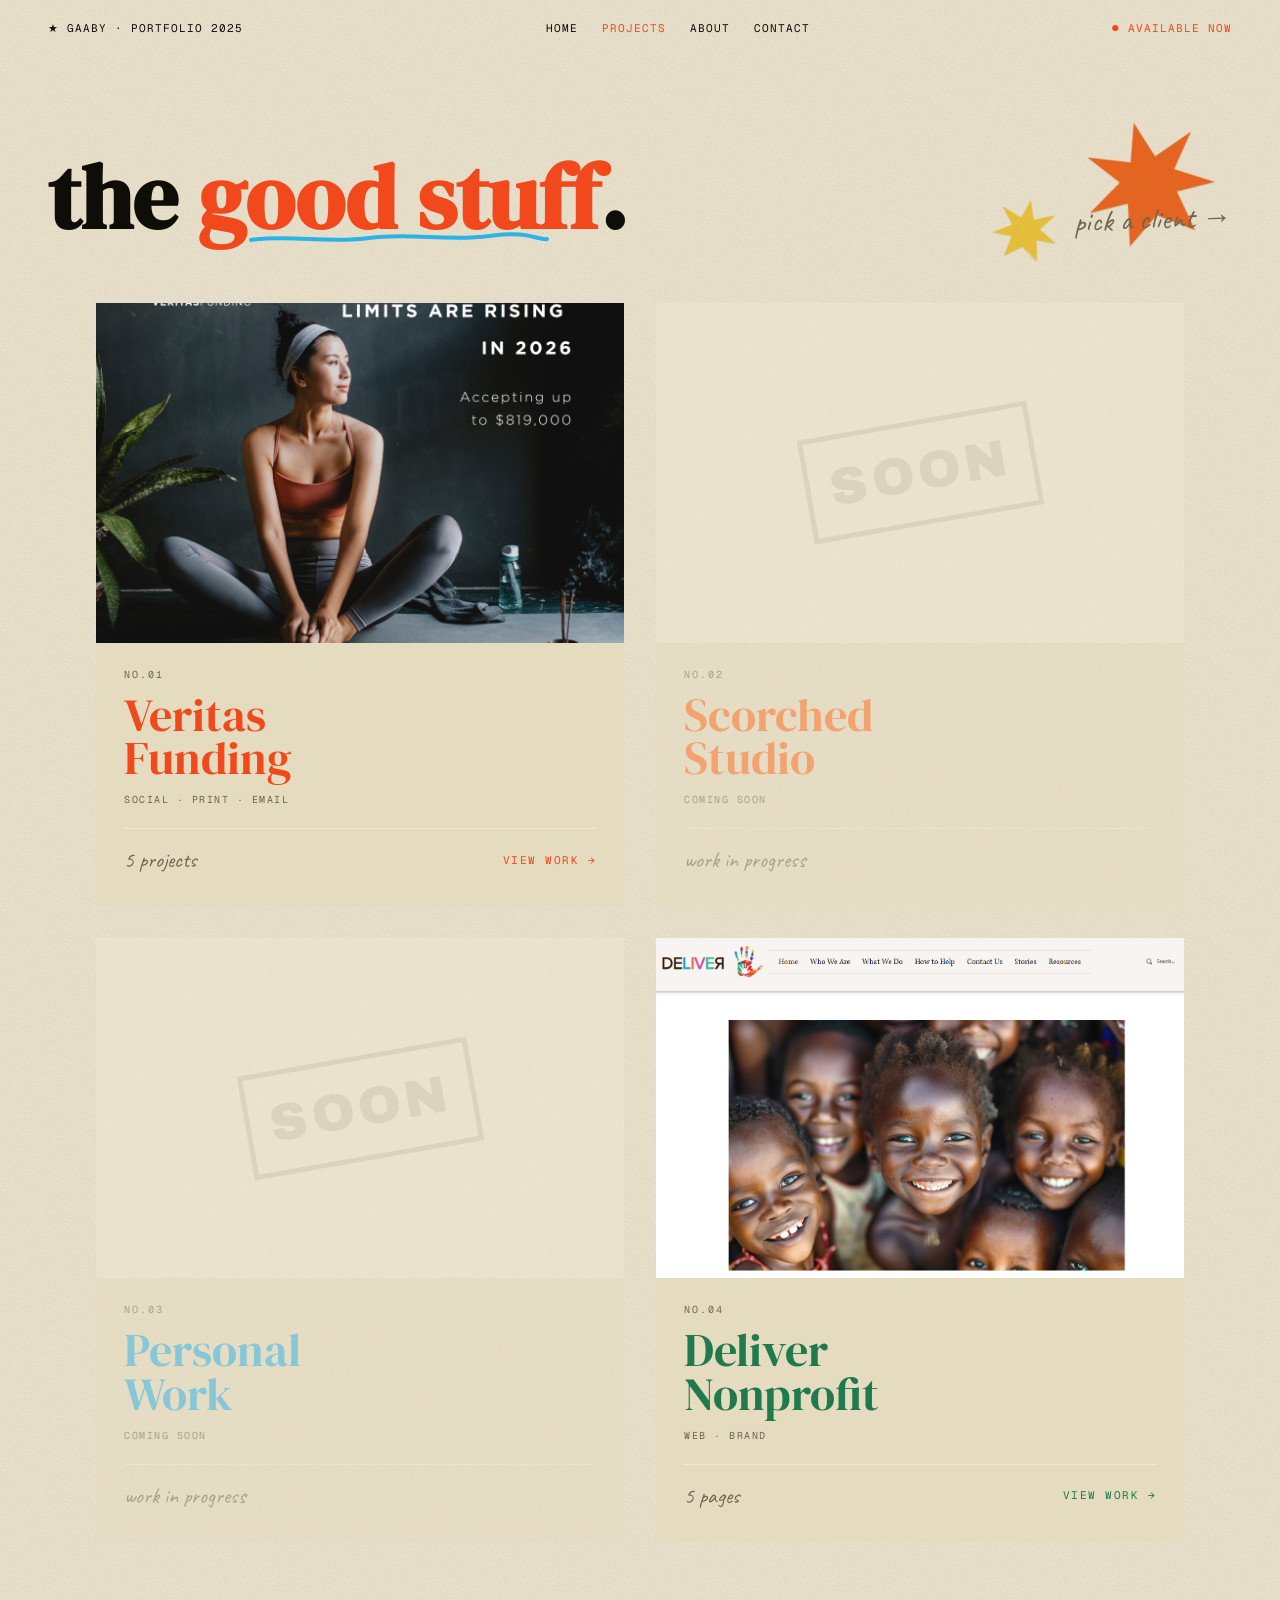
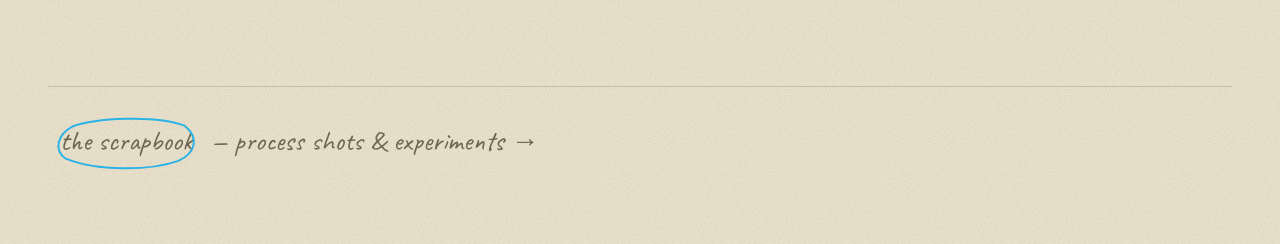
<file: projects.html>
<!DOCTYPE html>
<html lang="en">
<head>
  <meta charset="UTF-8" />
  <meta name="viewport" content="width=device-width, initial-scale=1.0" />
  <title>Work — Gabriela Aguayo</title>
  <link rel="preconnect" href="https://fonts.googleapis.com" />
  <link rel="preconnect" href="https://fonts.gstatic.com" crossorigin />
  <link href="https://fonts.googleapis.com/css2?family=DM+Serif+Display:ital@0;1&family=DM+Sans:wght@400;500;600&family=Caveat:wght@400;600;700&family=Archivo+Black&family=Geist+Mono:wght@400;500&display=swap" rel="stylesheet" />
  <link rel="stylesheet" href="styles.css" />
</head>
<body>

<!-- NAV -->
<nav class="nav">
  <a href="index.html" class="nav-brand">★ GAABY · Portfolio 2025</a>
  <div class="nav-links">
    <a href="index.html">Home</a>
    <a href="projects.html" class="nav-active">Projects</a>
    <a href="about.html">About</a>
    <a href="contact.html">Contact</a>
  </div>
  <span class="nav-status">● Available now</span>
  <button class="nav-hamburger" aria-label="Toggle menu" aria-expanded="false">
    <span></span><span></span><span></span>
  </button>
</nav>

<!-- WORK SECTION -->
<section class="work">

  <svg class="star abs star--140" style="top:60px;right:60px;transform:rotate(-14deg);--c:#FF6A1A" viewBox="0 0 100 100" aria-hidden="true"><polygon class="star-poly" points="50,2 59,29 88,18 70,41 96,57 68,57 74,87 50,70 26,87 32,57 4,57 30,41 12,18 41,29"/></svg>
  <svg class="star abs star--70"  style="top:140px;right:220px;transform:rotate(10deg);--c:#FFD93D" viewBox="0 0 100 100" aria-hidden="true"><polygon class="star-poly" points="50,2 59,29 88,18 70,41 96,57 68,57 74,87 50,70 26,87 32,57 4,57 30,41 12,18 41,29"/></svg>

  <div class="work-header">
    <h1 class="work-heading">
      the <span class="work-heading-red">good stuff<svg class="scribble-ul scribble-ul--sky" viewBox="0 0 300 14" aria-hidden="true"><path d="M2 8 C 40 2, 80 12, 120 6 S 200 10, 240 4 S 290 9, 298 7" stroke="#2BB3E8" stroke-width="4" stroke-linecap="round" fill="none"/></svg></span>.
    </h1>
    <p class="work-note">pick a client →</p>
  </div>

  <!-- CLIENT CARDS -->
  <div class="client-grid">

    <!-- 01 · VERITAS FUNDING -->
    <a class="client-card" href="veritas.html" style="--card-accent: var(--red)">
      <div class="client-card-img">
        <img src="images/veritas-conventional-1.png" alt="Veritas Funding work preview" />
      </div>
      <div class="client-card-body">
        <div class="client-card-number">No.01</div>
        <div class="client-card-name">Veritas<br>Funding</div>
        <div class="client-card-scope">Social · Print · Email</div>
        <div class="client-card-foot">
          <span class="client-card-count">5 projects</span>
          <span class="client-card-arrow">view work →</span>
        </div>
      </div>
    </a>

    <!-- 02 · SCORCHED STUDIO -->
    <div class="client-card client-card--soon" style="--card-accent: var(--orange)">
      <div class="client-card-img">
        <div class="client-card-placeholder">
          <div class="client-card-soon-stamp">SOON</div>
        </div>
      </div>
      <div class="client-card-body">
        <div class="client-card-number">No.02</div>
        <div class="client-card-name">Scorched<br>Studio</div>
        <div class="client-card-scope">Coming soon</div>
        <div class="client-card-foot">
          <span class="client-card-count">work in progress</span>
        </div>
      </div>
    </div>

    <!-- 03 · PERSONAL -->
    <div class="client-card client-card--soon" style="--card-accent: var(--sky)">
      <div class="client-card-img">
        <div class="client-card-placeholder">
          <div class="client-card-soon-stamp">SOON</div>
        </div>
      </div>
      <div class="client-card-body">
        <div class="client-card-number">No.03</div>
        <div class="client-card-name">Personal<br>Work</div>
        <div class="client-card-scope">Coming soon</div>
        <div class="client-card-foot">
          <span class="client-card-count">work in progress</span>
        </div>
      </div>
    </div>

    <!-- 04 · DELIVER NONPROFIT -->
    <a class="client-card" href="deliver.html" style="--card-accent: var(--green)">
      <div class="client-card-img">
        <img src="images/deliver-homepage.png" alt="Deliver Nonprofit work preview" />
      </div>
      <div class="client-card-body">
        <div class="client-card-number">No.04</div>
        <div class="client-card-name">Deliver<br>Nonprofit</div>
        <div class="client-card-scope">Web · Brand</div>
        <div class="client-card-foot">
          <span class="client-card-count">5 pages</span>
          <span class="client-card-arrow">view work →</span>
        </div>
      </div>
    </a>

  </div>

  <!-- scrapbook link at the bottom -->
  <div class="work-scrapbook-link">
    <a href="gallery.html">
      <span class="hand-circle-wrap">the scrapbook<svg class="hand-circle" viewBox="0 0 200 80" aria-hidden="true"><path d="M30 18 C 60 8, 140 6, 178 22 C 196 38, 192 58, 168 68 C 130 80, 60 78, 20 60 C 4 48, 10 28, 30 18" stroke="#2BB3E8" stroke-width="2.6" fill="none" stroke-linecap="round"/></svg></span> — process shots &amp; experiments →
    </a>
  </div>

</section>

<script src="main.js"></script>
</body>
</html>
</file>
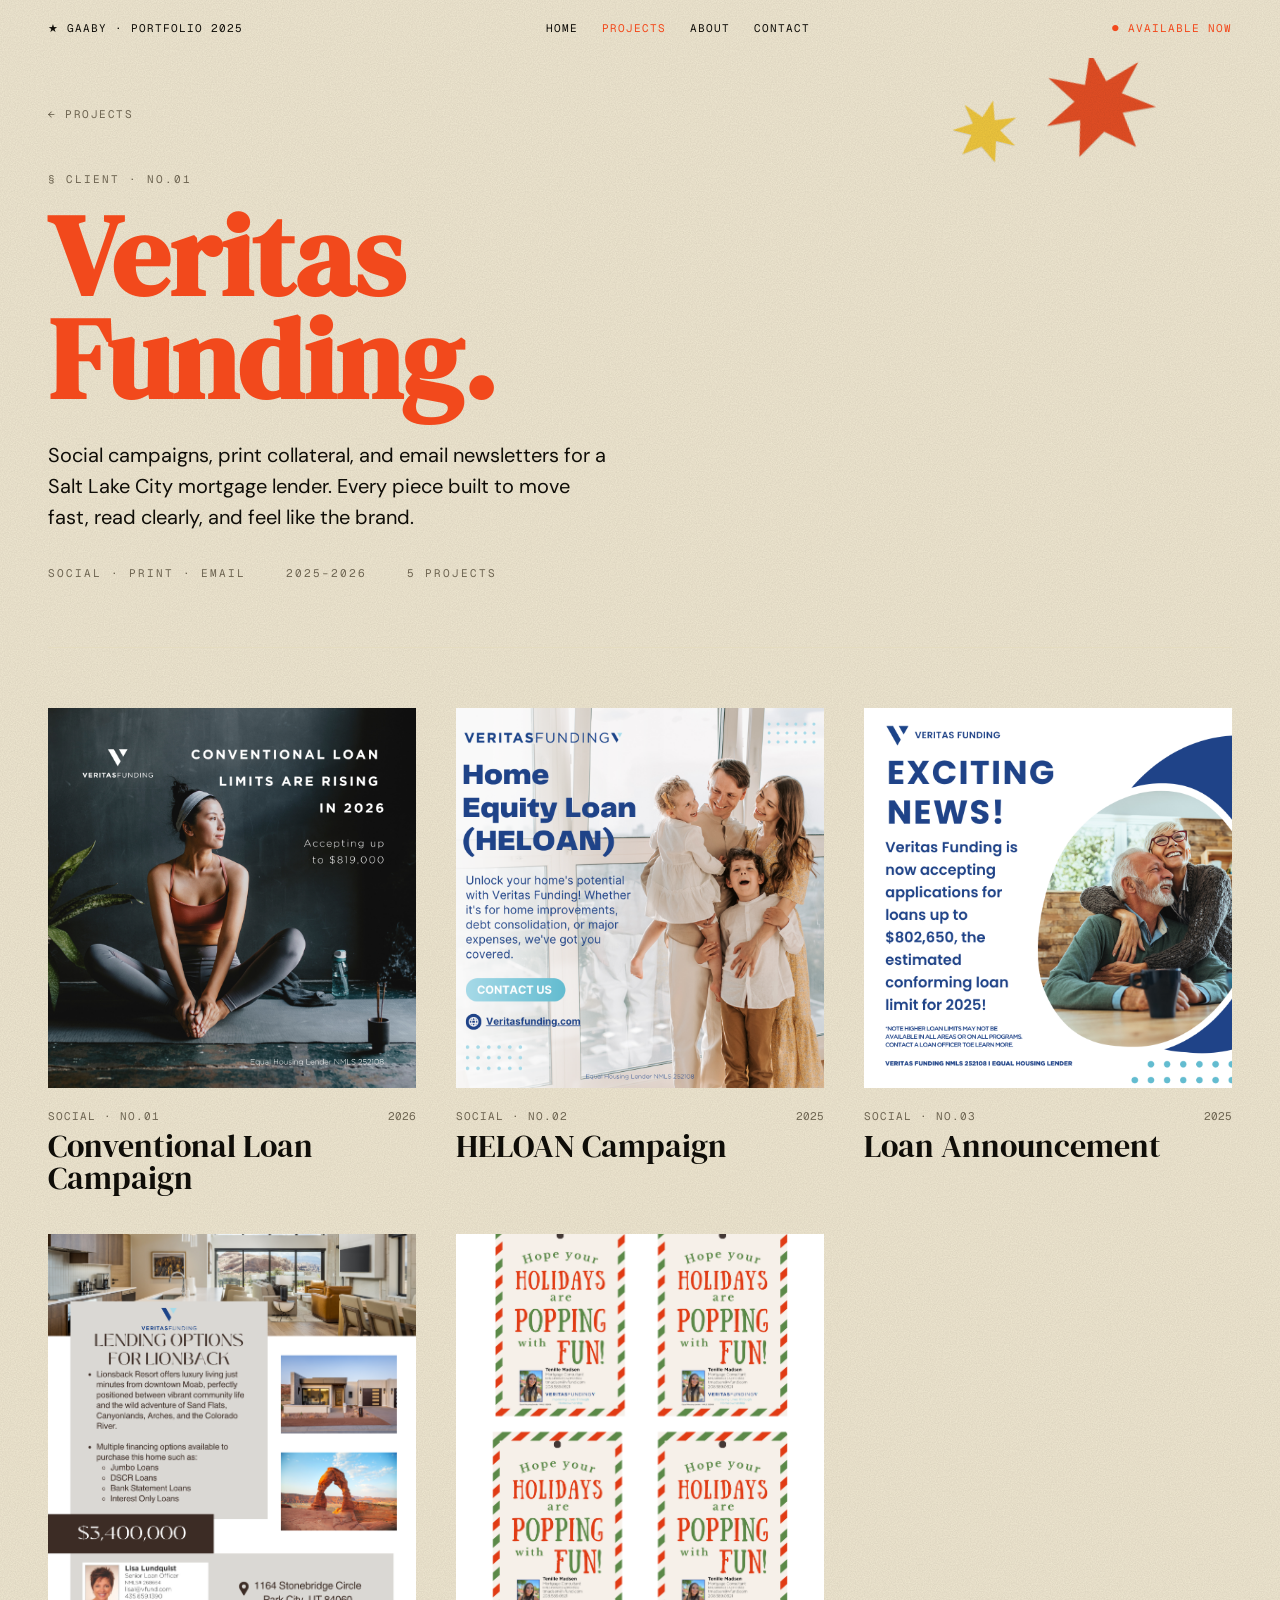
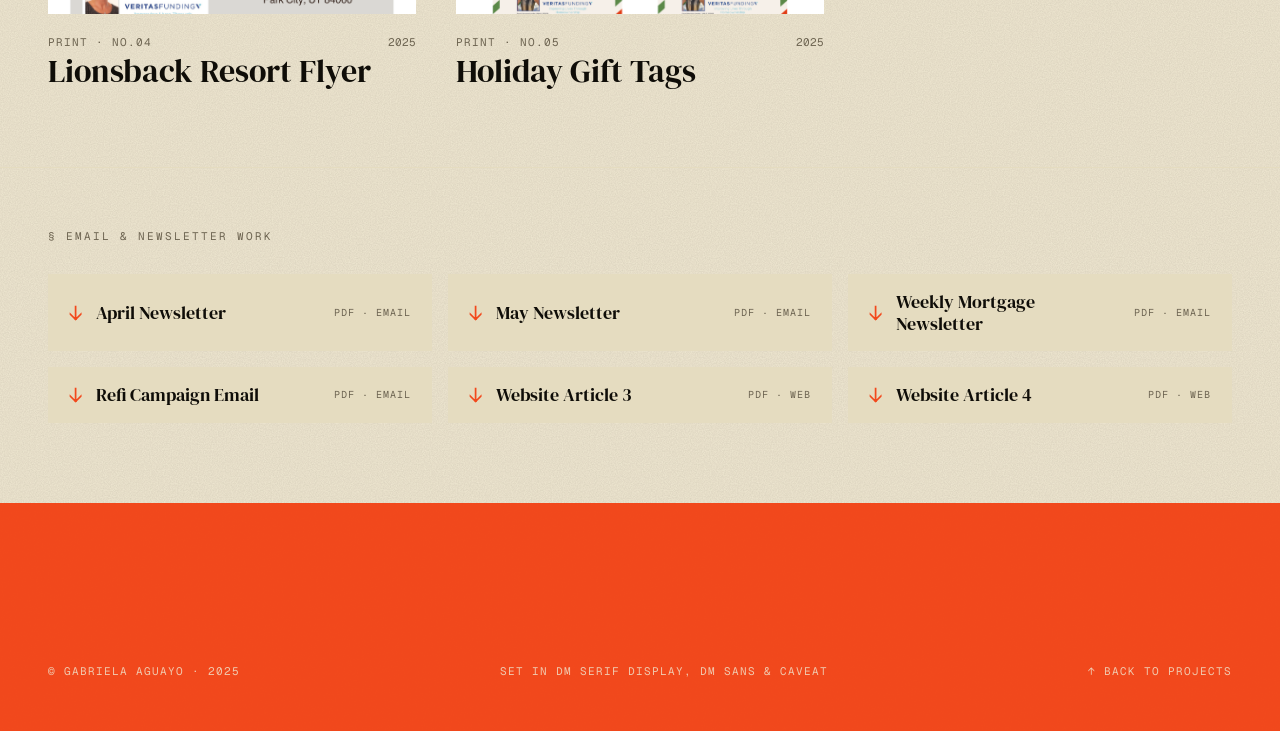
<file: veritas.html>
<!DOCTYPE html>
<html lang="en">
<head>
  <meta charset="UTF-8" />
  <meta name="viewport" content="width=device-width, initial-scale=1.0" />
  <title>Veritas Funding — Gabriela Aguayo</title>
  <link rel="preconnect" href="https://fonts.googleapis.com" />
  <link rel="preconnect" href="https://fonts.gstatic.com" crossorigin />
  <link href="https://fonts.googleapis.com/css2?family=DM+Serif+Display:ital@0;1&family=DM+Sans:wght@400;500;600&family=Caveat:wght@400;600;700&family=Archivo+Black&family=Geist+Mono:wght@400;500&display=swap" rel="stylesheet" />
  <link rel="stylesheet" href="styles.css" />
</head>
<body>

<!-- NAV -->
<nav class="nav">
  <a href="index.html" class="nav-brand">★ GAABY · Portfolio 2025</a>
  <div class="nav-links">
    <a href="index.html">Home</a>
    <a href="projects.html" class="nav-active">Projects</a>
    <a href="about.html">About</a>
    <a href="contact.html">Contact</a>
  </div>
  <span class="nav-status">● Available now</span>
  <button class="nav-hamburger" aria-label="Toggle menu" aria-expanded="false">
    <span></span><span></span><span></span>
  </button>
</nav>

<!-- CLIENT HERO -->
<div class="client-hero">

  <svg class="star abs star--120" style="top:-10px;right:120px;transform:rotate(-10deg);--c:#F2491C" viewBox="0 0 100 100" aria-hidden="true"><polygon class="star-poly" points="50,2 59,29 88,18 70,41 96,57 68,57 74,87 50,70 26,87 32,57 4,57 30,41 12,18 41,29"/></svg>
  <svg class="star abs star--70"  style="top:40px;right:260px;transform:rotate(14deg);--c:#FFD93D" viewBox="0 0 100 100" aria-hidden="true"><polygon class="star-poly" points="50,2 59,29 88,18 70,41 96,57 68,57 74,87 50,70 26,87 32,57 4,57 30,41 12,18 41,29"/></svg>

  <div class="client-back"><a href="projects.html">← Projects</a></div>
  <div class="client-eyebrow">§ Client · No.01</div>
  <h1 class="client-hero-name">Veritas<br>Funding.</h1>
  <p class="client-hero-desc">Social campaigns, print collateral, and email newsletters for a Salt Lake City mortgage lender. Every piece built to move fast, read clearly, and feel like the brand.</p>
  <div class="client-hero-meta">
    <span>Social · Print · Email</span>
    <span>2025–2026</span>
    <span>5 Projects</span>
  </div>

</div>

<div class="client-divider"></div>

<!-- PROJECT GRID -->
<section class="work" style="padding-top: 60px;">
  <div class="work-grid">

    <a class="tile" href="case-study.html" data-color="#F2491C">
      <div class="tile-img">
        <img src="images/veritas-conventional-1.png" alt="Conventional Loan Limits social campaign" />
        <div class="tile-callout">WOW!</div>
      </div>
      <div class="tile-meta">
        <div>
          <div class="tile-kind">Social · No.01</div>
          <div class="tile-title">Conventional Loan Campaign</div>
        </div>
        <span class="tile-year">2026</span>
      </div>
    </a>

    <a class="tile" href="#" data-color="#2BB3E8">
      <div class="tile-img">
        <img src="images/veritas-heloan.png" alt="HELOAN Home Equity Loan social post" />
        <div class="tile-callout">YES!</div>
      </div>
      <div class="tile-meta">
        <div>
          <div class="tile-kind">Social · No.02</div>
          <div class="tile-title">HELOAN Campaign</div>
        </div>
        <span class="tile-year">2025</span>
      </div>
    </a>

    <a class="tile" href="#" data-color="#FFD93D">
      <div class="tile-img">
        <img src="images/veritas-loan-announcement.png" alt="Loan announcement social graphic" />
        <div class="tile-callout">NICE!</div>
      </div>
      <div class="tile-meta">
        <div>
          <div class="tile-kind">Social · No.03</div>
          <div class="tile-title">Loan Announcement</div>
        </div>
        <span class="tile-year">2025</span>
      </div>
    </a>

    <a class="tile" href="#" data-color="#FF3D7F">
      <div class="tile-img">
        <img src="images/lionsback-flyer.png" alt="Lionsback Resort property flyer" />
        <div class="tile-callout">SWEET!</div>
      </div>
      <div class="tile-meta">
        <div>
          <div class="tile-kind">Print · No.04</div>
          <div class="tile-title">Lionsback Resort Flyer</div>
        </div>
        <span class="tile-year">2025</span>
      </div>
    </a>

    <a class="tile" href="#" data-color="#FF6A1A">
      <div class="tile-img">
        <img src="images/holiday-gift-tags.png" alt="Holiday gift tags" />
        <div class="tile-callout">OOH!</div>
      </div>
      <div class="tile-meta">
        <div>
          <div class="tile-kind">Print · No.05</div>
          <div class="tile-title">Holiday Gift Tags</div>
        </div>
        <span class="tile-year">2025</span>
      </div>
    </a>

  </div>
</section>

<!-- EMAIL / PDF WORK -->
<div class="gallery-downloads">
  <div class="gallery-downloads-label">§ email &amp; newsletter work</div>
  <div class="gallery-downloads-grid">
    <a class="dl-item" href="pdfs/April Newsletter.pdf" target="_blank">
      <span class="dl-icon">↓</span>
      <span class="dl-name">April Newsletter</span>
      <span class="dl-type">PDF · Email</span>
    </a>
    <a class="dl-item" href="pdfs/May Newsletter.pdf" target="_blank">
      <span class="dl-icon">↓</span>
      <span class="dl-name">May Newsletter</span>
      <span class="dl-type">PDF · Email</span>
    </a>
    <a class="dl-item" href="pdfs/Lisa Weekly Mortgage Newsletters 0316.pdf" target="_blank">
      <span class="dl-icon">↓</span>
      <span class="dl-name">Weekly Mortgage Newsletter</span>
      <span class="dl-type">PDF · Email</span>
    </a>
    <a class="dl-item" href="pdfs/Refi Campaign Email .pdf" target="_blank">
      <span class="dl-icon">↓</span>
      <span class="dl-name">Refi Campaign Email</span>
      <span class="dl-type">PDF · Email</span>
    </a>
    <a class="dl-item" href="pdfs/Website Article 3 .pdf" target="_blank">
      <span class="dl-icon">↓</span>
      <span class="dl-name">Website Article 3</span>
      <span class="dl-type">PDF · Web</span>
    </a>
    <a class="dl-item" href="pdfs/Webiste Article 4.pdf" target="_blank">
      <span class="dl-icon">↓</span>
      <span class="dl-name">Website Article 4</span>
      <span class="dl-type">PDF · Web</span>
    </a>
  </div>
</div>

<!-- FOOTER -->
<div class="contact" style="padding-top:80px;padding-bottom:50px;">
  <div class="contact-texture"></div>
  <div class="contact-inner">
    <div class="contact-footer-row">
      <span>© Gabriela Aguayo · 2025</span>
      <span>Set in DM Serif Display, DM Sans &amp; Caveat</span>
      <a href="projects.html">↑ back to projects</a>
    </div>
  </div>
</div>

<script src="main.js"></script>
</body>
</html>
</file>
<file: styles.css>
/* ================================================================
   GABRIELA AGUAYO — PORTFOLIO · SCRAPBOOK DESIGN SYSTEM
   ================================================================ */

/* ── TOKENS ──────────────────────────────────────────────────── */
:root {
  --paper:   #F0E8D2;
  --paper2:  #E5DCC0;
  --ink:     #0F0D08;
  --muted:   #6E6552;
  --red:     #F2491C;
  --orange:  #FF6A1A;
  --yellow:  #FFD93D;
  --sky:     #2BB3E8;
  --green:   #1F7A4D;
  --pink:    #FF3D7F;

  --serif:  'DM Serif Display', 'Times New Roman', serif;
  --hand:   'Caveat', cursive;
  --stamp:  'Archivo Black', 'Impact', sans-serif;
  --sans:   'DM Sans', -apple-system, sans-serif;
  --mono:   'Geist Mono', ui-monospace, monospace;

  /* Paper grain — subtle multiplicative noise overlay */
  --grain: url("data:image/svg+xml,%3Csvg xmlns='http://www.w3.org/2000/svg' width='280' height='280'%3E%3Cfilter id='n'%3E%3CfeTurbulence type='fractalNoise' baseFrequency='0.85' numOctaves='2' stitchTiles='stitch'/%3E%3CfeColorMatrix values='0 0 0 0 0.094 0 0 0 0 0.086 0 0 0 0 0.071 0 0 0 0.14 0'/%3E%3C/filter%3E%3Crect width='100%25' height='100%25' filter='url(%23n)'/%3E%3C/svg%3E");
}

/* ── RESET ───────────────────────────────────────────────────── */
*, *::before, *::after { box-sizing: border-box; margin: 0; padding: 0; }
html { scroll-behavior: smooth; }

body {
  background: var(--paper);
  background-image: var(--grain);
  background-blend-mode: multiply;
  color: var(--ink);
  font-family: var(--sans);
  font-size: 1rem;
  line-height: 1.6;
  overflow-x: hidden;
}

a { color: inherit; text-decoration: none; }

/* ── UTILITY ─────────────────────────────────────────────────── */
.abs { position: absolute; pointer-events: none; }

/* ── STAGGER ANIMATION ───────────────────────────────────────── */
@keyframes rise {
  from { transform: translateY(0.7em); opacity: 0; }
  to   { transform: translateY(0);     opacity: 1; }
}

/* ── SUNBURST STARS ──────────────────────────────────────────── */
/* All stars share these rules; size + color come from utility classes + CSS var */
.star {
  position: absolute;
  pointer-events: none;
  z-index: 3;
  mix-blend-mode: multiply;
  filter: drop-shadow(0 1px 0 rgba(0,0,0,.08));
}
.star-poly { fill: var(--c, #FF6A1A); fill-opacity: 0.92; }

.star--70  { width: 70px;  height: 70px; }
.star--80  { width: 80px;  height: 80px; }
.star--90  { width: 90px;  height: 90px; }
.star--100 { width: 100px; height: 100px; }
.star--120 { width: 120px; height: 120px; }
.star--130 { width: 130px; height: 130px; }
.star--140 { width: 140px; height: 140px; }
.star--160 { width: 160px; height: 160px; }
.star--180 { width: 180px; height: 180px; }
.star--220 { width: 220px; height: 220px; }

/* ── SQUIGGLE / BLOB DECORATIONS ─────────────────────────────── */
.squiggle { position: absolute; pointer-events: none; z-index: 3; }

/* ── SCRIBBLE UNDERLINE (inline) ─────────────────────────────── */
.underline-wrap { position: relative; display: inline-block; }
.scribble-ul {
  position: absolute;
  left: 0; right: 0; bottom: -8px;
  width: 100%; height: 14px;
  pointer-events: none;
}
.scribble-ul--sky path { stroke: var(--sky); }

/* ── HAND CIRCLE (inline around text) ───────────────────────── */
.hand-circle-wrap {
  position: relative;
  display: inline-block;
  padding: 0 12px;
}
.hand-circle {
  position: absolute;
  inset: -8px;
  width: calc(100% + 16px);
  height: calc(100% + 16px);
  pointer-events: none;
  transform: rotate(-2deg);
}

/* ── HAND ARROW ──────────────────────────────────────────────── */
.hand-arrow { position: absolute; }

/* ── STAMP TEXT ──────────────────────────────────────────────── */
.stamp-text {
  position: absolute;
  font-family: var(--stamp);
  font-size: 48px;
  color: var(--yellow);
  line-height: 0.95;
  letter-spacing: 0.5px;
  text-transform: uppercase;
  -webkit-text-stroke: 1px var(--ink);
  text-shadow: 2px 2px 0 var(--ink);
  z-index: 5;
}

/* ── CAVEAT CALLOUT ──────────────────────────────────────────── */
.caveat-callout {
  position: absolute;
  font-family: var(--hand);
  line-height: 1;
  z-index: 6;
}

/* ── REAL PROJECT IMAGES ─────────────────────────────────────── */
.tile-img img,
.g-tile-img img {
  width: 100%;
  height: 100%;
  object-fit: cover;
  display: block;
}

.cs-hero-photo img,
.cs-poster-grid img {
  width: 100%;
  height: auto;
  display: block;
}

/* ── COLLAGE PLACEHOLDER ─────────────────────────────────────── */
.collage-placeholder {
  position: relative;
  width: 100%;
  height: 100%;
  background: #B0AA9F;
  overflow: hidden;
  border: 1px solid rgba(15,13,8,0.18);
}
/* B&W diagonal stripe texture simulating desaturated photo */
.collage-placeholder::before {
  content: '';
  position: absolute;
  inset: 0;
  background-image: repeating-linear-gradient(
    45deg,
    #BFB8AB 0px, #BFB8AB 3px,
    #7E7869 3px, #7E7869 6px
  );
  opacity: 0.45;
}
/* Corner label */
.collage-placeholder::after {
  content: attr(data-label) '  ·  ' attr(data-hint);
  position: absolute;
  bottom: 12px;
  left: 12px;
  font-family: var(--mono);
  font-size: 10px;
  letter-spacing: 1px;
  text-transform: uppercase;
  color: var(--ink);
  mix-blend-mode: difference;
  filter: invert(1);
  z-index: 4;
}

/* ================================================================
   NAV
   ================================================================ */
.nav {
  display: flex;
  align-items: center;
  justify-content: space-between;
  padding: 20px 48px;
  font-family: var(--mono);
  font-size: 11px;
  letter-spacing: 1px;
  text-transform: uppercase;
  color: var(--ink);
}

.nav-links { display: flex; gap: 24px; }
.nav-links a { transition: color .15s; }
.nav-links a:hover { color: var(--red); }
.nav-status { color: var(--red); }

/* ================================================================
   HERO
   ================================================================ */
.hero {
  position: relative;
  padding: 40px 48px 60px;
  min-height: 980px;
  overflow: hidden;
}

.hero-grid {
  display: grid;
  grid-template-columns: 1.15fr 1fr;
  gap: 48px;
  align-items: start;
  position: relative;
  z-index: 4;
}

/* ── Headline ── */
.hero-heading {
  font-family: var(--serif);
  font-size: clamp(120px, 14vw, 200px);
  line-height: 0.88;
  color: var(--red);
  letter-spacing: -0.02em;
  position: relative;
  z-index: 2;
}

/* Each line is a block; JS splits into char <span>s with animation-delay */
.stagger-line {
  display: block;
}

.stagger-char {
  display: inline-block;
  animation: rise 0.7s cubic-bezier(.2,.7,.2,1) both;
  white-space: pre;
}

/* ── Subhead ── */
.hero-sub {
  font-family: var(--hand);
  font-size: 40px;
  line-height: 1.2;
  color: var(--ink);
  transform: rotate(-1.5deg);
  margin-bottom: 40px;
  padding-top: 40px;
}
.hero-sub em { color: var(--red); font-style: italic; }

/* ── Portrait ── */
.portrait-wrap {
  position: relative;
  width: 420px;
  height: 480px;
  margin-left: auto;
  transform: rotate(-2deg);
}

/* ── Info bar ── */
.info-bar {
  margin-top: 60px;
  padding-top: 24px;
  border-top: 1px solid rgba(15,13,8,0.30);
  display: grid;
  grid-template-columns: repeat(4, 1fr);
  gap: 16px;
  font-family: var(--mono);
  font-size: 11px;
  letter-spacing: 0.4px;
  position: relative;
  z-index: 4;
}
.info-label {
  display: block;
  color: var(--muted);
  font-size: 10px;
  text-transform: uppercase;
  margin-bottom: 4px;
}

/* ================================================================
   MARQUEE STRIP
   ================================================================ */
.marquee-strip {
  background: var(--red);
  color: var(--paper);
  padding: 20px 0;
  font-family: var(--serif);
  font-size: clamp(40px, 4.5vw, 64px);
  line-height: 1;
  border-top:    2px solid var(--ink);
  border-bottom: 2px solid var(--ink);
  overflow: hidden;
  white-space: nowrap;
}

.marquee-track {
  display: inline-block;
  animation: marquee 50s linear infinite;
}
.marquee-track span { padding-right: 60px; }
.mq-sep.yellow { color: var(--yellow); }
.mq-sep.sky    { color: var(--sky); }

@keyframes marquee {
  from { transform: translateX(0); }
  to   { transform: translateX(-33.333%); }
}

/* ================================================================
   WORK SECTION
   ================================================================ */
.work {
  position: relative;
  padding: 100px 48px 80px;
  overflow: hidden;
}

.work-header {
  display: flex;
  justify-content: space-between;
  align-items: baseline;
  margin-bottom: 60px;
  position: relative;
  z-index: 4;
}

.work-heading {
  font-family: var(--serif);
  font-size: clamp(64px, 7vw, 96px);
  line-height: 0.9;
  color: var(--ink);
}
.work-heading-red {
  color: var(--red);
  position: relative;
  display: inline-block;
}

.work-note {
  font-family: var(--hand);
  font-size: 30px;
  color: var(--muted);
  transform: rotate(-2deg);
  max-width: 260px;
  text-align: right;
}

/* ── Work Tiles ── */
.work-grid {
  display: grid;
  grid-template-columns: repeat(3, 1fr);
  gap: 40px;
  position: relative;
  z-index: 4;
}

.tile {
  display: block;
  color: var(--ink);
  position: relative;
}

.tile-img {
  height: 380px;
  position: relative;
  transition: transform .25s ease;
}
.tile:hover .tile-img { transform: rotate(-1.5deg); }

/* Hover squiggle blob — hidden until hover */
.tile-hover-blob {
  position: absolute;
  inset: 0;
  opacity: 0;
  transition: opacity .25s;
  z-index: 2;
  pointer-events: none;
}

/* Caveat callout on hover */
.tile-callout {
  position: absolute;
  top: -20px;
  right: -16px;
  font-family: var(--hand);
  font-size: 36px;
  transform: rotate(8deg);
  opacity: 0;
  transition: opacity .25s;
  z-index: 5;
  pointer-events: none;
}
.tile:hover .tile-callout { opacity: 1; }

/* Tile metadata row */
.tile-meta {
  display: flex;
  justify-content: space-between;
  align-items: baseline;
  margin-top: 20px;
}
.tile-kind {
  font-family: var(--mono);
  font-size: 11px;
  color: var(--muted);
  letter-spacing: 1px;
  text-transform: uppercase;
}
.tile-title {
  font-family: var(--serif);
  font-size: 32px;
  line-height: 1;
  margin-top: 4px;
}
.tile-year {
  font-family: var(--mono);
  font-size: 11px;
  color: var(--muted);
}

/* JS assigns hover color per tile; these vars cascade in */
.tile:hover .tile-callout { color: var(--tile-color, var(--red)); }

/* ================================================================
   ABOUT SECTION
   ================================================================ */
.about {
  position: relative;
  padding: 100px 48px;
  background: var(--paper2);
  background-image: var(--grain);
  background-blend-mode: multiply;
  overflow: hidden;
}

.about-grid {
  display: grid;
  grid-template-columns: 1.2fr 1fr;
  gap: 80px;
  position: relative;
  z-index: 2;
}

.eyebrow {
  font-family: var(--mono);
  font-size: 11px;
  letter-spacing: 1px;
  text-transform: uppercase;
  color: var(--muted);
  margin-bottom: 24px;
}

.about-heading {
  font-family: var(--serif);
  font-size: clamp(56px, 7vw, 96px);
  line-height: 0.95;
  color: var(--ink);
}

.about-body {
  display: flex;
  flex-direction: column;
  gap: 18px;
  font-size: 17px;
  line-height: 1.55;
  max-width: 540px;
  margin-top: 40px;
}

/* Workspace photo */
.about-right { position: relative; padding-top: 40px; }
.workspace-wrap {
  position: relative;
  width: 360px;
  height: 480px;
  margin-left: auto;
  transform: rotate(2deg);
}

/* ================================================================
   CONTACT / FOOTER
   ================================================================ */
.contact {
  position: relative;
  padding: 120px 48px 50px;
  background: var(--red);
  color: var(--paper);
  overflow: hidden;
}

/* Paper texture overlay at 60% over the red */
.contact-texture {
  position: absolute;
  inset: 0;
  background-image: var(--grain);
  opacity: 0.6;
  mix-blend-mode: overlay;
  pointer-events: none;
}

.contact-inner {
  position: relative;
  z-index: 2;
}

.ok-so {
  font-family: var(--hand);
  font-size: 48px;
  line-height: 1;
  margin-bottom: 16px;
  transform: rotate(-1.5deg);
  display: inline-block;
  color: var(--yellow);
}

.contact-heading {
  font-family: var(--serif);
  font-size: clamp(120px, 20vw, 280px);
  line-height: 0.85;
  letter-spacing: -0.03em;
}

.contact-grid {
  display: grid;
  grid-template-columns: repeat(3, 1fr);
  gap: 40px;
  margin-top: 60px;
}

.contact-label {
  font-family: var(--mono);
  font-size: 11px;
  letter-spacing: 1px;
  text-transform: uppercase;
  opacity: 0.7;
  margin-bottom: 8px;
}

.contact-value {
  font-family: var(--serif);
  font-size: 30px;
}

.contact-social {
  font-family: var(--sans);
  font-size: 17px;
}

.contact-footer-row {
  display: flex;
  justify-content: space-between;
  font-family: var(--mono);
  font-size: 11px;
  letter-spacing: 1px;
  text-transform: uppercase;
  opacity: 0.8;
  margin-top: 80px;
}
.contact-footer-row a { color: inherit; }
.contact-footer-row a:hover { opacity: 0.6; }

/* ================================================================
   GALLERY PAGE
   ================================================================ */
.gallery-hero {
  position: relative;
  padding: 40px 48px 24px;
  display: flex;
  justify-content: space-between;
  align-items: baseline;
  overflow: hidden;
}

.gallery-title {
  font-family: var(--serif);
  font-size: clamp(80px, 9vw, 130px);
  line-height: 0.9;
  color: var(--red);
}

.gallery-note {
  font-family: var(--hand);
  font-size: 28px;
  color: var(--muted);
  max-width: 240px;
  text-align: right;
  transform: rotate(2deg);
}

.gallery-grid {
  padding: 40px 48px 60px;
  display: grid;
  grid-template-columns: repeat(3, 1fr);
  gap: 32px;
}

.g-tile {
  display: block;
  color: var(--ink);
}
.g-tile-img {
  height: 320px;
  position: relative;
  transition: transform .25s;
}
.g-tile:nth-child(odd):hover  .g-tile-img { transform: rotate(-2deg); }
.g-tile:nth-child(even):hover .g-tile-img { transform: rotate(2deg); }

.g-tile-row {
  display: flex;
  justify-content: space-between;
  align-items: baseline;
  margin-top: 14px;
}
.g-tile-title {
  font-family: var(--serif);
  font-size: 26px;
  line-height: 1;
}
.g-tile-meta {
  font-family: var(--mono);
  font-size: 10px;
  color: var(--muted);
  letter-spacing: 1px;
  text-transform: uppercase;
}
.g-tile-blurb {
  font-family: var(--hand);
  font-size: 20px;
  margin-top: 4px;
}

/* ── GALLERY DOWNLOADS ───────────────────────────────────────── */
.gallery-downloads {
  padding: 60px 48px 80px;
  border-top: 1.5px solid var(--paper2);
}

.gallery-downloads-label {
  font-family: var(--mono);
  font-size: 11px;
  letter-spacing: 2px;
  text-transform: uppercase;
  color: var(--muted);
  margin-bottom: 28px;
}

.gallery-downloads-grid {
  display: grid;
  grid-template-columns: repeat(3, 1fr);
  gap: 16px;
}

.dl-item {
  display: flex;
  align-items: center;
  gap: 14px;
  padding: 16px 20px;
  background: var(--paper2);
  border: 1.5px solid transparent;
  transition: border-color .2s, transform .2s;
  color: var(--ink);
  text-decoration: none;
}
.dl-item:hover {
  border-color: var(--red);
  transform: translateY(-2px);
}

.dl-icon {
  font-family: var(--mono);
  font-size: 22px;
  color: var(--red);
  line-height: 1;
  flex-shrink: 0;
}

.dl-name {
  font-family: var(--serif);
  font-size: 18px;
  line-height: 1.2;
  flex: 1;
}

.dl-type {
  font-family: var(--mono);
  font-size: 10px;
  letter-spacing: 1px;
  text-transform: uppercase;
  color: var(--muted);
  white-space: nowrap;
}

/* ================================================================
   CASE STUDY PAGE
   ================================================================ */
.cs-nav {
  display: flex;
  justify-content: space-between;
  padding: 32px 48px;
  font-family: var(--mono);
  font-size: 11px;
  letter-spacing: 1px;
  text-transform: uppercase;
}
.cs-nav a { transition: color .15s; }
.cs-nav a:hover { color: var(--red); }
.cs-nav .next { color: var(--red); }

.cs-title-block {
  position: relative;
  padding: 40px 48px 60px;
  overflow: hidden;
}

.cs-eyebrow-hand {
  font-family: var(--hand);
  font-size: 36px;
  color: var(--sky);
  transform: rotate(-2deg);
  display: inline-block;
  margin-bottom: 12px;
}

.cs-title {
  font-family: var(--serif);
  font-size: clamp(100px, 15vw, 220px);
  line-height: 0.85;
  color: var(--red);
  letter-spacing: -0.02em;
  position: relative;
  z-index: 4;
}

.cs-hero-photo {
  position: relative;
  margin: 0 48px;
}

.cs-stamp {
  position: absolute;
  font-family: var(--stamp);
  font-size: 64px;
  color: var(--yellow);
  line-height: 0.95;
  text-transform: uppercase;
  -webkit-text-stroke: 1px var(--ink);
  text-shadow: 2px 2px 0 var(--ink);
  top: 280px;
  left: 36%;
  width: 360px;
  transform: rotate(-2deg);
  z-index: 5;
}

.cs-wow {
  position: absolute;
  top: -10px;
  left: 80px;
  font-family: var(--hand);
  font-size: 48px;
  color: var(--red);
  transform: rotate(-4deg);
  z-index: 6;
}

.cs-meta-brief {
  display: grid;
  grid-template-columns: 260px 1fr;
  gap: 60px;
  padding: 80px 48px;
}

.cs-meta-list {
  font-family: var(--mono);
  font-size: 11px;
  letter-spacing: 0.8px;
  text-transform: uppercase;
  line-height: 2;
}
.cs-meta-list .ml {
  color: var(--muted);
  display: block;
}
.cs-meta-list .mv {
  display: block;
  font-family: var(--sans);
  font-size: 14px;
  text-transform: none;
  letter-spacing: 0;
  margin-bottom: 12px;
}

.cs-brief-heading {
  font-family: var(--serif);
  font-size: clamp(32px, 3.5vw, 48px);
  line-height: 1.1;
  margin-bottom: 32px;
  color: var(--ink);
}

.cs-brief-body {
  font-family: var(--sans);
  font-size: 17px;
  line-height: 1.6;
  max-width: 580px;
}

.cs-sky-note {
  margin-top: 32px;
  font-family: var(--hand);
  font-size: 32px;
  color: var(--sky);
  transform: rotate(-1deg);
  display: inline-block;
}

.cs-poster-grid {
  display: grid;
  grid-template-columns: repeat(3, 1fr);
  gap: 24px;
  padding: 0 48px 60px;
}

.cs-foot {
  background: var(--ink);
  color: var(--paper);
  padding: 80px 48px;
  display: flex;
  justify-content: space-between;
  align-items: center;
}
.cs-foot-next-label {
  font-family: var(--hand);
  font-size: 32px;
  color: var(--red);
  margin-bottom: 8px;
}
.cs-foot-next-title {
  font-family: var(--serif);
  font-size: clamp(48px, 5vw, 72px);
  line-height: 0.95;
}
.cs-foot-contact {
  text-align: right;
}
.cs-foot-contact-label {
  font-family: var(--mono);
  font-size: 11px;
  opacity: 0.6;
  letter-spacing: 1px;
  text-transform: uppercase;
  margin-bottom: 6px;
}
.cs-foot-email {
  font-family: var(--serif);
  font-size: 28px;
  color: var(--red);
}

/* ================================================================
   NAV — ACTIVE STATE
   ================================================================ */
.nav-brand { font-family: var(--mono); font-size: 11px; letter-spacing: 1px; text-transform: uppercase; }
.nav-active { color: var(--red) !important; }
.nav-active::after { width: 100% !important; }

/* ================================================================
   HOME CTA ROW
   ================================================================ */
.home-cta {
  display: flex;
  align-items: center;
  gap: 40px;
  padding: 48px 48px 80px;
}

.home-cta-link {
  display: inline-flex;
  align-items: center;
  gap: 12px;
  font-family: var(--serif);
  font-size: clamp(24px, 2.5vw, 36px);
  color: var(--ink);
  transition: color .15s;
}
.home-cta-link svg { width: 40px; transition: transform .2s; }
.home-cta-link:hover { color: var(--red); }
.home-cta-link:hover svg { transform: translateX(4px); }

.home-cta-link--muted {
  font-family: var(--hand);
  font-size: 28px;
  color: var(--muted);
}
.home-cta-link--muted:hover { color: var(--ink); }

/* ================================================================
   WORK PAGE — SCRAPBOOK LINK
   ================================================================ */
.work-scrapbook-link {
  margin-top: 64px;
  padding-top: 32px;
  border-top: 1px solid rgba(15,13,8,0.15);
}
.work-scrapbook-link a {
  font-family: var(--hand);
  font-size: 28px;
  color: var(--muted);
  transition: color .15s;
}
.work-scrapbook-link a:hover { color: var(--ink); }

/* ================================================================
   CLIENT INDEX CARDS  (projects.html)
   ================================================================ */
.client-grid {
  display: grid;
  grid-template-columns: 1fr 1fr;
  gap: 32px;
  padding: 0 48px 80px;
}

.client-card {
  display: flex;
  flex-direction: column;
  color: var(--ink);
  overflow: hidden;
  transition: transform 0.25s ease;
  background: var(--paper2);
}
.client-card:nth-child(odd):hover  { transform: rotate(-1deg) translateY(-4px); }
.client-card:nth-child(even):hover { transform: rotate(1deg)  translateY(-4px); }

.client-card--soon {
  opacity: 0.5;
  pointer-events: none;
}

.client-card-img {
  height: 340px;
  overflow: hidden;
  position: relative;
}
.client-card-img img {
  width: 100%;
  height: 100%;
  object-fit: cover;
  display: block;
  transition: transform 0.45s ease;
}
.client-card:hover .client-card-img img { transform: scale(1.04); }

.client-card-placeholder {
  width: 100%;
  height: 100%;
  background: var(--paper);
  display: flex;
  align-items: center;
  justify-content: center;
}
.client-card-soon-stamp {
  font-family: var(--stamp);
  font-size: 52px;
  letter-spacing: 4px;
  color: var(--muted);
  opacity: 0.22;
  transform: rotate(-10deg);
  border: 5px solid var(--muted);
  padding: 6px 20px;
}

.client-card-body {
  padding: 24px 28px 28px;
  display: flex;
  flex-direction: column;
}

.client-card-number {
  font-family: var(--mono);
  font-size: 10px;
  letter-spacing: 2px;
  text-transform: uppercase;
  color: var(--muted);
  margin-bottom: 10px;
}

.client-card-name {
  font-family: var(--serif);
  font-size: 46px;
  line-height: 0.95;
  color: var(--card-accent, var(--ink));
}

.client-card-scope {
  font-family: var(--mono);
  font-size: 10px;
  letter-spacing: 1.5px;
  text-transform: uppercase;
  color: var(--muted);
  margin-top: 12px;
}

.client-card-foot {
  display: flex;
  justify-content: space-between;
  align-items: center;
  margin-top: 20px;
  padding-top: 14px;
  border-top: 1px solid var(--paper);
}

.client-card-count {
  font-family: var(--hand);
  font-size: 22px;
  color: var(--muted);
}

.client-card-arrow {
  font-family: var(--mono);
  font-size: 11px;
  letter-spacing: 1.5px;
  text-transform: uppercase;
  color: var(--card-accent, var(--red));
  transition: letter-spacing 0.2s;
}
.client-card:hover .client-card-arrow { letter-spacing: 3px; }

/* ================================================================
   CLIENT DETAIL PAGE  (veritas.html, deliver.html, etc.)
   ================================================================ */
.client-hero {
  position: relative;
  padding: 48px 48px 64px;
  overflow: hidden;
}

.client-back {
  font-family: var(--mono);
  font-size: 11px;
  letter-spacing: 1.5px;
  text-transform: uppercase;
  margin-bottom: 48px;
}
.client-back a { color: var(--muted); transition: color 0.15s; }
.client-back a:hover { color: var(--red); }

.client-eyebrow {
  font-family: var(--mono);
  font-size: 11px;
  letter-spacing: 2px;
  text-transform: uppercase;
  color: var(--muted);
  margin-bottom: 16px;
}

.client-hero-name {
  font-family: var(--serif);
  font-size: clamp(72px, 9vw, 150px);
  line-height: 0.9;
  color: var(--red);
}

.client-hero-desc {
  max-width: 560px;
  font-size: 20px;
  line-height: 1.55;
  margin-top: 28px;
}

.client-hero-meta {
  display: flex;
  gap: 40px;
  margin-top: 32px;
  font-family: var(--mono);
  font-size: 11px;
  letter-spacing: 2px;
  text-transform: uppercase;
  color: var(--muted);
}

.client-divider {
  height: 1.5px;
  background: var(--paper2);
  margin: 0 48px 0;
}

/* ================================================================
   ABOUT PAGE — CTA ROW
   ================================================================ */
.about-cta-row {
  display: flex;
  gap: 16px;
  flex-wrap: wrap;
  margin-top: 40px;
}

.about-cta {
  display: inline-block;
  padding: 12px 28px;
  background: var(--ink);
  color: var(--paper);
  font-family: var(--mono);
  font-size: 11px;
  letter-spacing: 1px;
  text-transform: uppercase;
  transition: background .15s, color .15s;
}
.about-cta:hover { background: var(--red); }

.about-cta--ghost {
  background: transparent;
  color: var(--ink);
  border: 1.5px solid var(--ink);
}
.about-cta--ghost:hover { background: var(--ink); color: var(--paper); }

/* ================================================================
   CONTACT PAGE — LAYOUT & FORM
   ================================================================ */

/* Full-page variant of the contact section */
.contact--page { min-height: calc(100vh - 53px); padding-bottom: 60px; }

/* Two-column: form + details */
.contact-layout {
  display: grid;
  grid-template-columns: 1fr 1fr;
  gap: 80px;
  margin-top: 60px;
  align-items: start;
}

/* Details column */
.contact-details {
  display: flex;
  flex-direction: column;
  gap: 36px;
}
.contact-detail-group { display: flex; flex-direction: column; gap: 6px; }
.contact-value--link {
  transition: opacity .15s;
  text-decoration: underline;
  text-decoration-color: rgba(244,239,228,0.4);
  text-underline-offset: 3px;
}
.contact-value--link:hover { opacity: 0.75; }
.contact-social--link {
  display: block;
  transition: opacity .15s;
}
.contact-social--link:hover { opacity: 0.75; }
.contact-hand-note { margin-top: 8px; }

/* ── The Form ── */
.contact-form {
  display: flex;
  flex-direction: column;
  gap: 28px;
}

.form-field {
  display: flex;
  flex-direction: column;
  gap: 8px;
}

.form-label {
  font-family: var(--mono);
  font-size: 10px;
  letter-spacing: 1px;
  text-transform: uppercase;
  color: rgba(244,239,228,0.65);
}

.form-input {
  font-family: var(--sans);
  font-size: 16px;
  color: var(--ink);
  background: var(--paper);
  border: 2px solid transparent;
  padding: 14px 16px;
  outline: none;
  border-radius: 0;
  width: 100%;
  transition: border-color .15s, background .15s;
  -webkit-appearance: none;
  appearance: none;
}

.form-input::placeholder { color: var(--muted); }

.form-input:focus {
  border-color: var(--yellow);
  background: #fff;
}

.form-select {
  cursor: pointer;
  background-image: url("data:image/svg+xml,%3Csvg xmlns='http://www.w3.org/2000/svg' width='16' height='16' viewBox='0 0 16 16'%3E%3Cpath d='M4 6l4 4 4-4' stroke='%236E6552' stroke-width='1.5' fill='none' stroke-linecap='round' stroke-linejoin='round'/%3E%3C/svg%3E");
  background-repeat: no-repeat;
  background-position: right 14px center;
  padding-right: 40px;
}

.form-textarea { resize: vertical; min-height: 130px; line-height: 1.6; }

.form-submit {
  display: inline-flex;
  align-items: center;
  justify-content: center;
  padding: 16px 36px;
  background: var(--yellow);
  color: var(--ink);
  border: none;
  cursor: pointer;
  font-family: var(--stamp);
  font-size: 18px;
  letter-spacing: 0.5px;
  text-transform: uppercase;
  transition: background .15s, transform .1s;
  align-self: flex-start;
}
.form-submit:hover:not(:disabled) { background: #fff; }
.form-submit:active:not(:disabled) { transform: scale(0.98); }
.form-submit:disabled { opacity: 0.6; cursor: not-allowed; }

.form-success {
  font-family: var(--hand);
  font-size: 28px;
  color: var(--yellow);
  padding: 24px 0;
}

.form-error {
  font-family: var(--sans);
  font-size: 14px;
  color: var(--yellow);
  opacity: 0.85;
}

/* ================================================================
   RESPONSIVE
   ================================================================ */

/* ── Hamburger button (hidden on desktop) ── */
.nav-hamburger {
  display: none;
  flex-direction: column;
  justify-content: center;
  gap: 5px;
  width: 32px;
  height: 32px;
  background: none;
  border: none;
  cursor: pointer;
  padding: 4px;
  flex-shrink: 0;
}
.nav-hamburger span {
  display: block;
  width: 100%;
  height: 1.5px;
  background: var(--ink);
  transition: transform .2s, opacity .2s;
}
/* X state */
.nav-open .nav-hamburger span:nth-child(1) { transform: translateY(6.5px) rotate(45deg); }
.nav-open .nav-hamburger span:nth-child(2) { opacity: 0; }
.nav-open .nav-hamburger span:nth-child(3) { transform: translateY(-6.5px) rotate(-45deg); }

/* ── TABLET (≤ 1024px) ── */
@media (max-width: 1024px) {
  .nav,
  .hero, .work, .about, .contact,
  .gallery-hero, .gallery-grid, .gallery-downloads,
  .cs-title-block, .cs-meta-brief, .cs-poster-grid, .cs-foot,
  .home-cta {
    padding-left: 32px;
    padding-right: 32px;
  }
  .cs-hero-photo { margin-left: 32px; margin-right: 32px; }
  .gallery-downloads-grid { grid-template-columns: 1fr 1fr; }

  .hero { min-height: unset; }
  .hero-grid { grid-template-columns: 1fr; gap: 32px; }
  .portrait-wrap { width: 100%; max-width: 420px; height: 400px; margin: 0 auto; }

  .about-grid { grid-template-columns: 1fr; gap: 48px; }
  .workspace-wrap { width: 100%; max-width: 360px; margin: 0 auto; }

  .contact-layout { grid-template-columns: 1fr; gap: 48px; }
  .contact-grid { grid-template-columns: 1fr 1fr; }
}

/* ── MOBILE (≤ 768px) ── */
@media (max-width: 768px) {

  /* NAV — show hamburger, hide inline links */
  .nav { padding: 16px 24px; position: relative; flex-wrap: wrap; }
  .nav-status { display: none; }
  .nav-hamburger { display: flex; }

  .nav-links {
    display: none;
    position: absolute;
    top: 100%;
    left: 0; right: 0;
    background: var(--paper);
    border-top: 1px solid rgba(15,13,8,0.12);
    border-bottom: 2px solid var(--ink);
    flex-direction: column;
    gap: 0;
    padding: 8px 0;
    z-index: 50;
  }
  .nav-links a {
    padding: 14px 24px;
    font-size: 12px;
    border-bottom: 1px solid rgba(15,13,8,0.06);
  }
  .nav-links a:last-child { border-bottom: none; }
  .nav.nav-open .nav-links { display: flex; }

  /* HERO */
  .hero { padding: 32px 24px 48px; }
  .hero-heading { font-size: clamp(72px, 20vw, 120px); }
  .hero-sub { font-size: clamp(22px, 6vw, 32px); padding-top: 24px; margin-bottom: 28px; }
  .portrait-wrap { height: 320px; max-width: 340px; }
  .info-bar {
    grid-template-columns: 1fr 1fr;
    margin-top: 40px;
    gap: 20px 12px;
  }

  /* HOME CTA */
  .home-cta {
    flex-direction: column;
    align-items: flex-start;
    gap: 20px;
    padding: 32px 24px 56px;
  }
  .home-cta-link { font-size: clamp(22px, 6vw, 32px); }
  .home-cta-link--muted { font-size: 22px; }

  /* WORK */
  .work { padding: 64px 24px 56px; }
  .work-header { flex-direction: column; align-items: flex-start; gap: 12px; margin-bottom: 40px; }
  .work-note { text-align: left; transform: none; font-size: 22px; }
  .work-grid { grid-template-columns: 1fr 1fr; gap: 24px; }
  .tile-img { height: 240px; }
  .g-tile-img { height: 220px; }
  .tile-title { font-size: 22px; }

  /* CLIENT CARDS */
  .client-grid { padding: 0 32px 60px; gap: 24px; }
  .client-card-img { height: 280px; }
  .client-card-name { font-size: 38px; }

  /* CLIENT HERO */
  .client-hero { padding: 40px 32px 52px; }
  .client-hero-meta { gap: 24px; flex-wrap: wrap; }
  .client-divider { margin: 0 32px; }

  /* ABOUT */
  .about { padding: 64px 24px; }
  .about-heading { font-size: clamp(44px, 11vw, 72px); }
  .about-body { font-size: 16px; margin-top: 28px; }
  .workspace-wrap { height: 360px; }

  /* CONTACT */
  .contact { padding: 64px 24px 48px; }
  .contact-heading { font-size: clamp(64px, 18vw, 160px); }
  .contact-value { font-size: clamp(18px, 4vw, 24px); word-break: break-all; }
  .contact-grid { grid-template-columns: 1fr; gap: 32px; margin-top: 40px; }
  .contact-footer-row { flex-direction: column; gap: 8px; margin-top: 48px; }

  /* GALLERY */
  .gallery-hero { flex-direction: column; gap: 16px; padding: 32px 24px 20px; }
  .gallery-note { text-align: left; transform: none; }
  .gallery-grid { grid-template-columns: 1fr 1fr; gap: 20px; padding: 24px 24px 48px; }
  .gallery-downloads { padding: 40px 24px 60px; }
  .gallery-downloads-grid { grid-template-columns: 1fr 1fr; gap: 12px; }

  /* CASE STUDY */
  .cs-nav { padding: 16px 24px; }
  .cs-title-block { padding: 24px 24px 40px; }
  .cs-title { font-size: clamp(64px, 16vw, 140px); }
  .cs-eyebrow-hand { font-size: 26px; }
  .cs-hero-photo { margin: 0 24px; }
  .cs-meta-brief { grid-template-columns: 1fr; gap: 32px; padding: 48px 24px; }
  .cs-brief-heading { font-size: clamp(26px, 5vw, 40px); }
  .cs-poster-grid {
    grid-template-columns: 1fr;
    padding: 0 24px 48px;
    gap: 16px;
  }
  .cs-foot { flex-direction: column; align-items: flex-start; gap: 32px; padding: 48px 24px; }
  .cs-foot-contact { text-align: left; }
  .cs-foot-email { font-size: 20px; word-break: break-all; }
}

/* ── SMALL MOBILE (≤ 480px) ── */
@media (max-width: 480px) {
  .nav { padding: 14px 16px; }
  .hero, .work, .about, .contact, .home-cta,
  .gallery-hero, .gallery-grid, .gallery-downloads,
  .cs-title-block, .cs-meta-brief, .cs-poster-grid, .cs-foot {
    padding-left: 16px;
    padding-right: 16px;
  }
  .cs-hero-photo { margin-left: 16px; margin-right: 16px; }
  .cs-nav { padding: 14px 16px; }

  .hero-heading { font-size: clamp(60px, 22vw, 100px); }
  .work-grid { grid-template-columns: 1fr; }
  .gallery-grid { grid-template-columns: 1fr; }
  .gallery-downloads-grid { grid-template-columns: 1fr; }
  .tile-img { height: 260px; }
  .g-tile-img { height: 240px; }
  .portrait-wrap { height: 280px; }
  .client-grid { grid-template-columns: 1fr; gap: 20px; padding: 0 16px 48px; }
  .client-card-img { height: 240px; }
  .client-hero { padding: 24px 16px 40px; }
  .client-back { margin-bottom: 32px; }
  .client-hero-meta { gap: 16px; }
  .client-divider { margin: 0 16px; }

  /* Contact email + value: prevent overflow */
  .contact-value { font-size: 16px; }
  .contact-heading { font-size: clamp(56px, 20vw, 100px); }

  /* Full-width submit button on smallest screens */
  .form-submit { width: 100%; }
}
</file>
